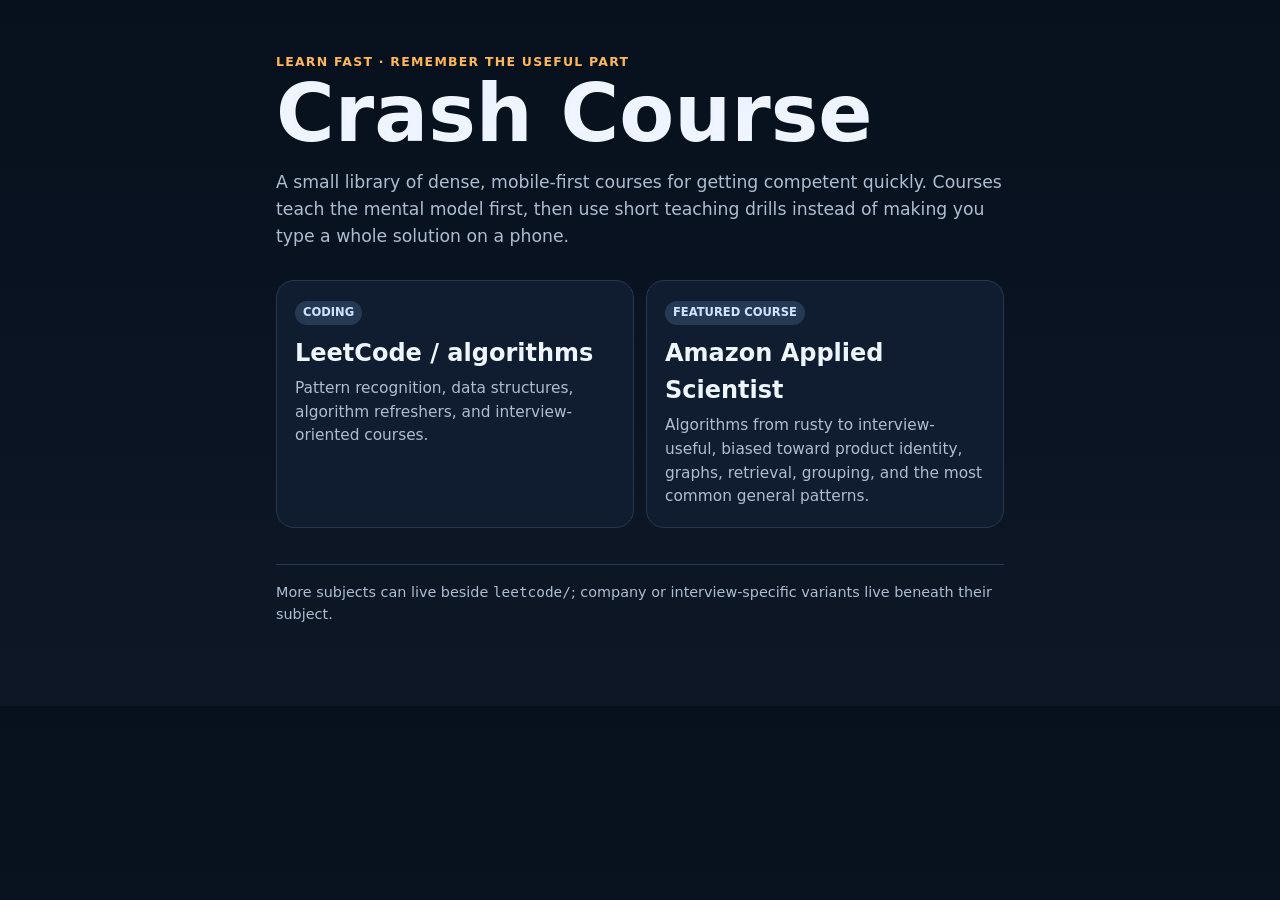
<file: index.html>
<!doctype html>
<html lang="en"><head><meta charset="utf-8"><meta name="viewport" content="width=device-width,initial-scale=1,viewport-fit=cover"><meta name="theme-color" content="#0b1220"><title>Crash Course</title><link rel="manifest" href="manifest.webmanifest"><style>
:root{--bg:#07101d;--card:#101c2f;--line:#263954;--text:#eef5ff;--muted:#aebdd1;--accent:#ffb84d}*{box-sizing:border-box}body{margin:0;background:linear-gradient(180deg,#07101d,#0d1726);color:var(--text);font:16px/1.55 system-ui,-apple-system,Segoe UI,sans-serif}.wrap{max-width:760px;margin:auto;padding:52px 16px 80px}.eyebrow{font-size:.78rem;letter-spacing:.1em;text-transform:uppercase;color:var(--accent);font-weight:900}h1{font-size:clamp(2.6rem,12vw,5rem);line-height:.95;margin:.3rem 0 1rem}p{color:var(--muted);font-size:1.08rem}.grid{display:grid;gap:12px;margin-top:30px}.card{display:block;text-decoration:none;color:inherit;background:var(--card);border:1px solid var(--line);border-radius:18px;padding:18px;transition:.15s}.card:hover{transform:translateY(-1px);border-color:#49688e}.card h2{margin:0 0 5px}.card p{margin:0;font-size:.96rem}.tag{display:inline-block;background:#263954;color:#cfe5ff;font-size:.72rem;font-weight:900;padding:3px 8px;border-radius:999px;margin-bottom:10px}.footer{margin-top:36px;padding-top:16px;border-top:1px solid var(--line);font-size:.9rem;color:var(--muted)}@media(min-width:650px){.grid{grid-template-columns:1fr 1fr}}
</style></head><body><main class="wrap"><div class="eyebrow">Learn fast · remember the useful part</div><h1>Crash Course</h1><p>A small library of dense, mobile-first courses for getting competent quickly. Courses teach the mental model first, then use short teaching drills instead of making you type a whole solution on a phone.</p><div class="grid"><a class="card" href="leetcode/"><span class="tag">CODING</span><h2>LeetCode / algorithms</h2><p>Pattern recognition, data structures, algorithm refreshers, and interview-oriented courses.</p></a><a class="card" href="leetcode/amazon/"><span class="tag">FEATURED COURSE</span><h2>Amazon Applied Scientist</h2><p>Algorithms from rusty to interview-useful, biased toward product identity, graphs, retrieval, grouping, and the most common general patterns.</p></a></div><div class="footer">More subjects can live beside <code>leetcode/</code>; company or interview-specific variants live beneath their subject.</div></main><script>if('serviceWorker'in navigator)navigator.serviceWorker.register('./sw.js').catch(()=>{});</script></body></html>
</file>
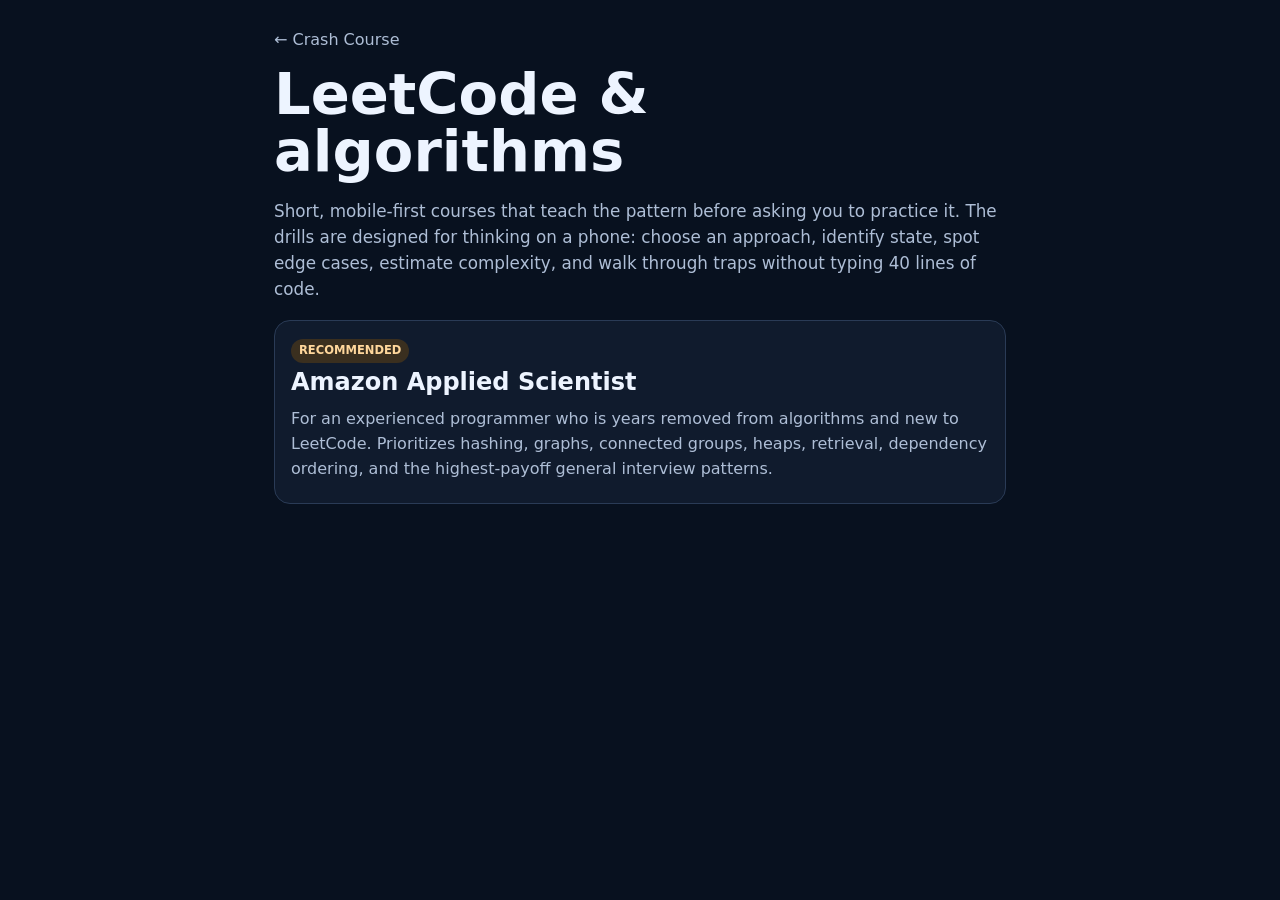
<file: leetcode/index.html>
<!doctype html><html lang="en"><head><meta charset="utf-8"><meta name="viewport" content="width=device-width,initial-scale=1,viewport-fit=cover"><title>LeetCode Crash Courses</title><style>:root{--bg:#08111f;--card:#101b2d;--line:#2a3b56;--text:#edf4ff;--muted:#aebed6;--accent:#ffb84d}*{box-sizing:border-box}body{margin:0;background:var(--bg);color:var(--text);font:16px/1.55 system-ui,-apple-system,Segoe UI,sans-serif}.wrap{max-width:760px;margin:auto;padding:28px 14px 80px}a{color:#9bd0ff}.back{text-decoration:none;color:var(--muted)}h1{font-size:clamp(2.1rem,9vw,3.6rem);line-height:1;margin:.8rem 0}.lead{color:var(--muted);font-size:1.05rem}.card{display:block;text-decoration:none;color:inherit;background:var(--card);border:1px solid var(--line);border-radius:16px;padding:16px;margin-top:18px}.card h2{margin:.1rem 0}.card p{margin:.35rem 0;color:var(--muted)}.tag{display:inline-block;background:#3a2f1f;color:#ffd79c;border-radius:999px;padding:3px 8px;font-size:.72rem;font-weight:900}</style></head><body><main class="wrap"><a class="back" href="../">← Crash Course</a><h1>LeetCode & algorithms</h1><p class="lead">Short, mobile-first courses that teach the pattern before asking you to practice it. The drills are designed for thinking on a phone: choose an approach, identify state, spot edge cases, estimate complexity, and walk through traps without typing 40 lines of code.</p><a class="card" href="amazon/"><span class="tag">RECOMMENDED</span><h2>Amazon Applied Scientist</h2><p>For an experienced programmer who is years removed from algorithms and new to LeetCode. Prioritizes hashing, graphs, connected groups, heaps, retrieval, dependency ordering, and the highest-payoff general interview patterns.</p></a></main></body></html>
</file>
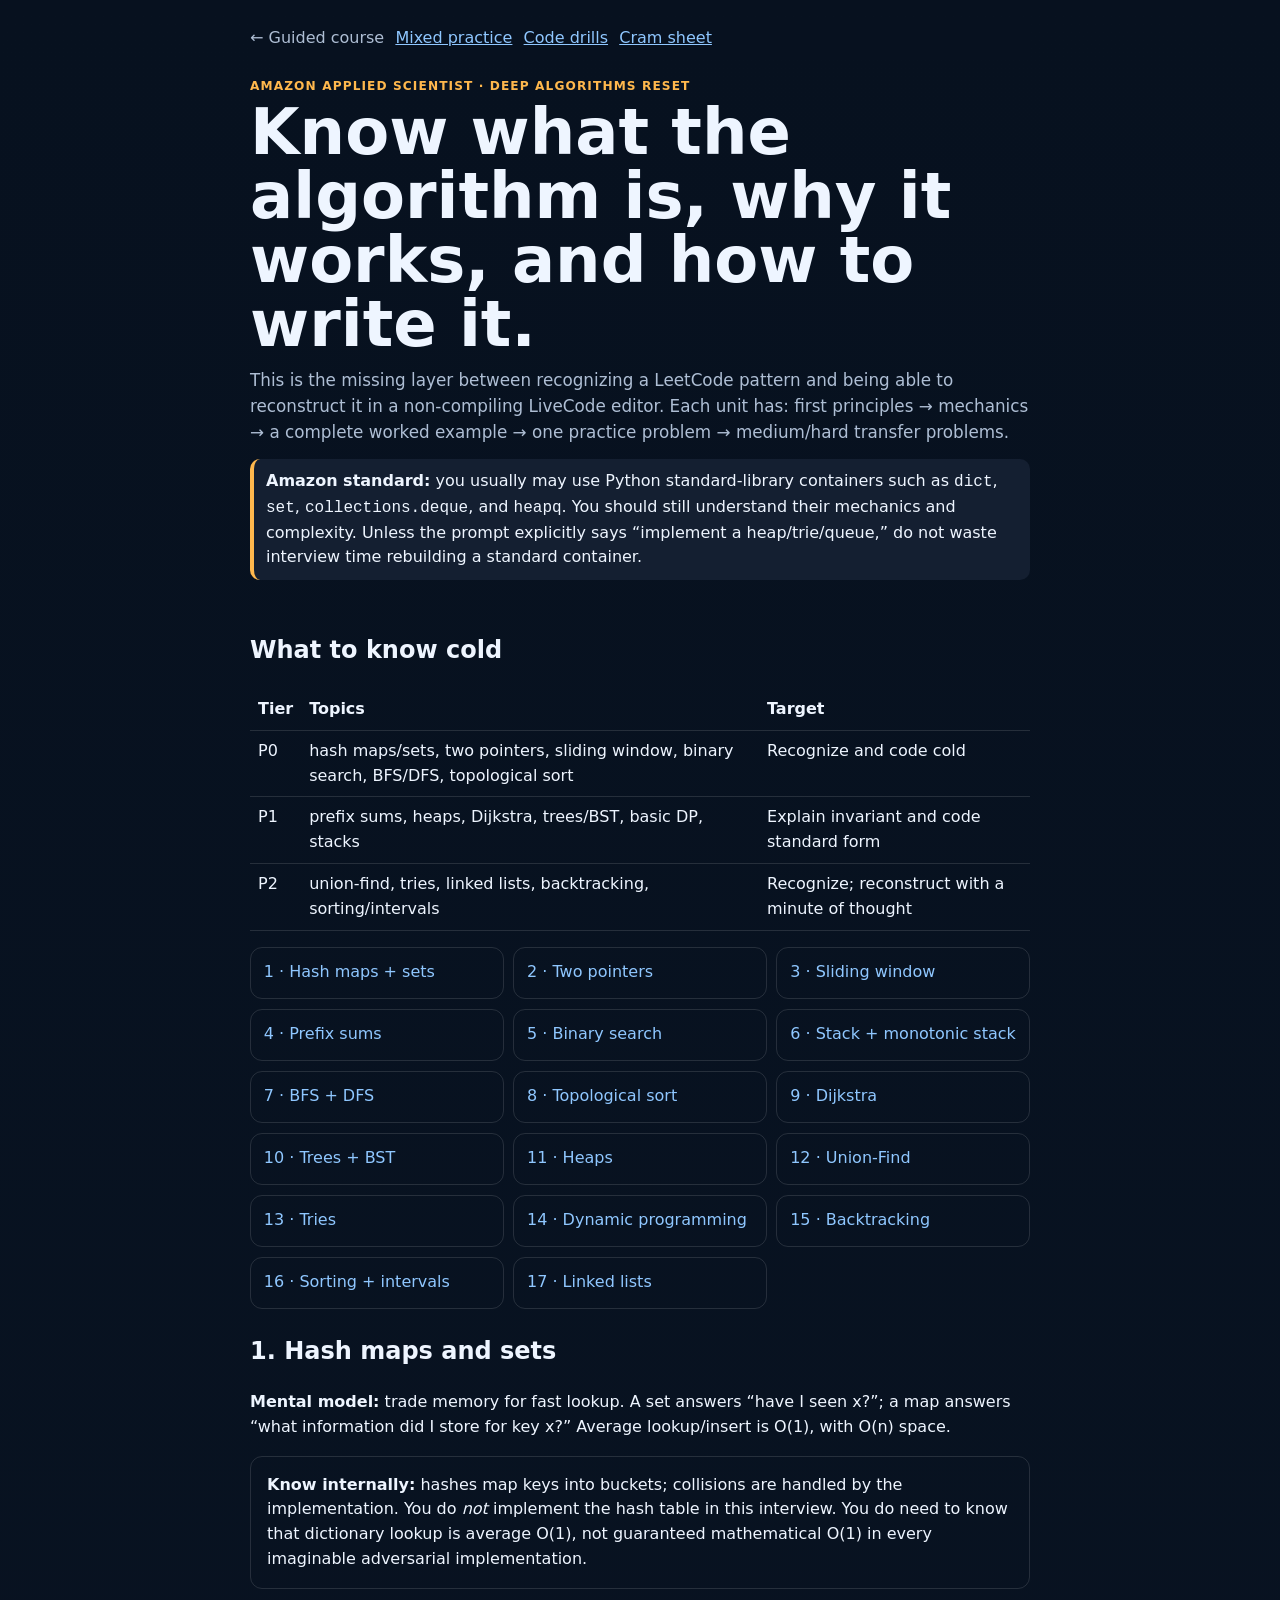
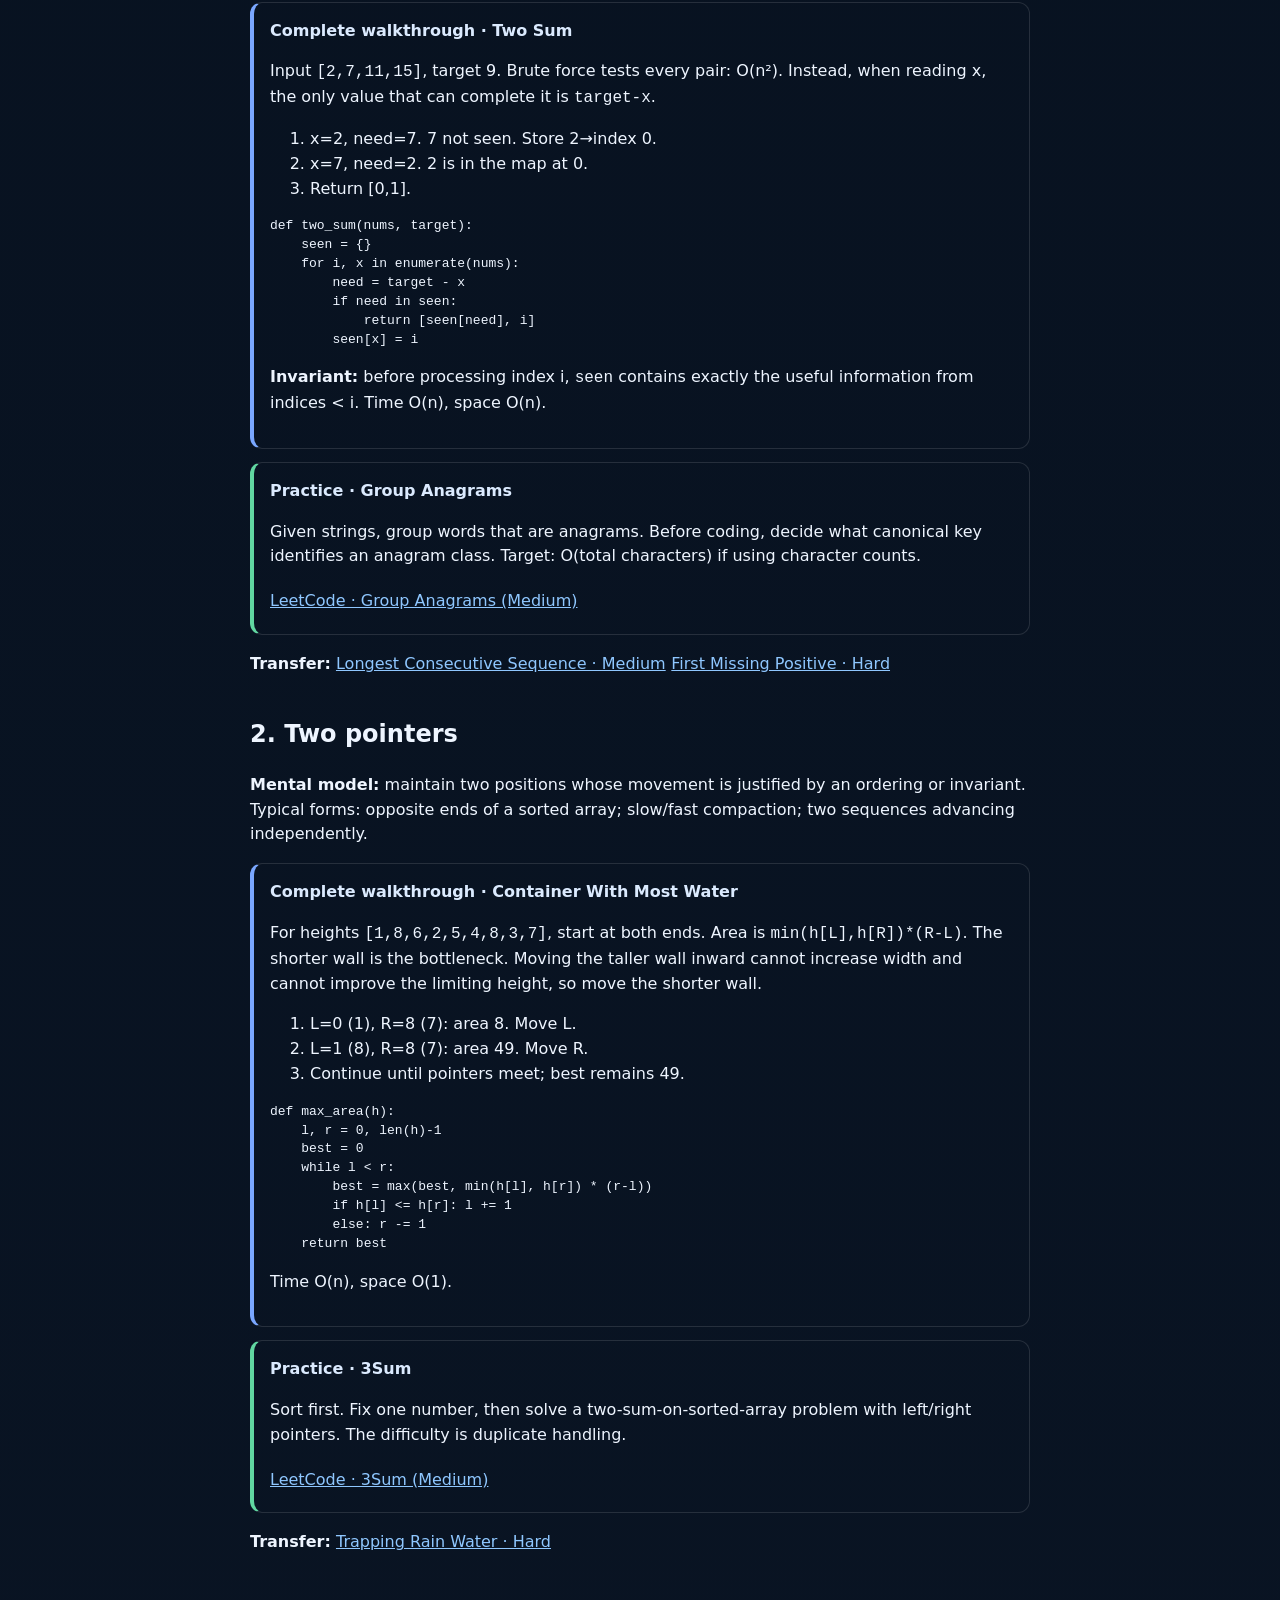
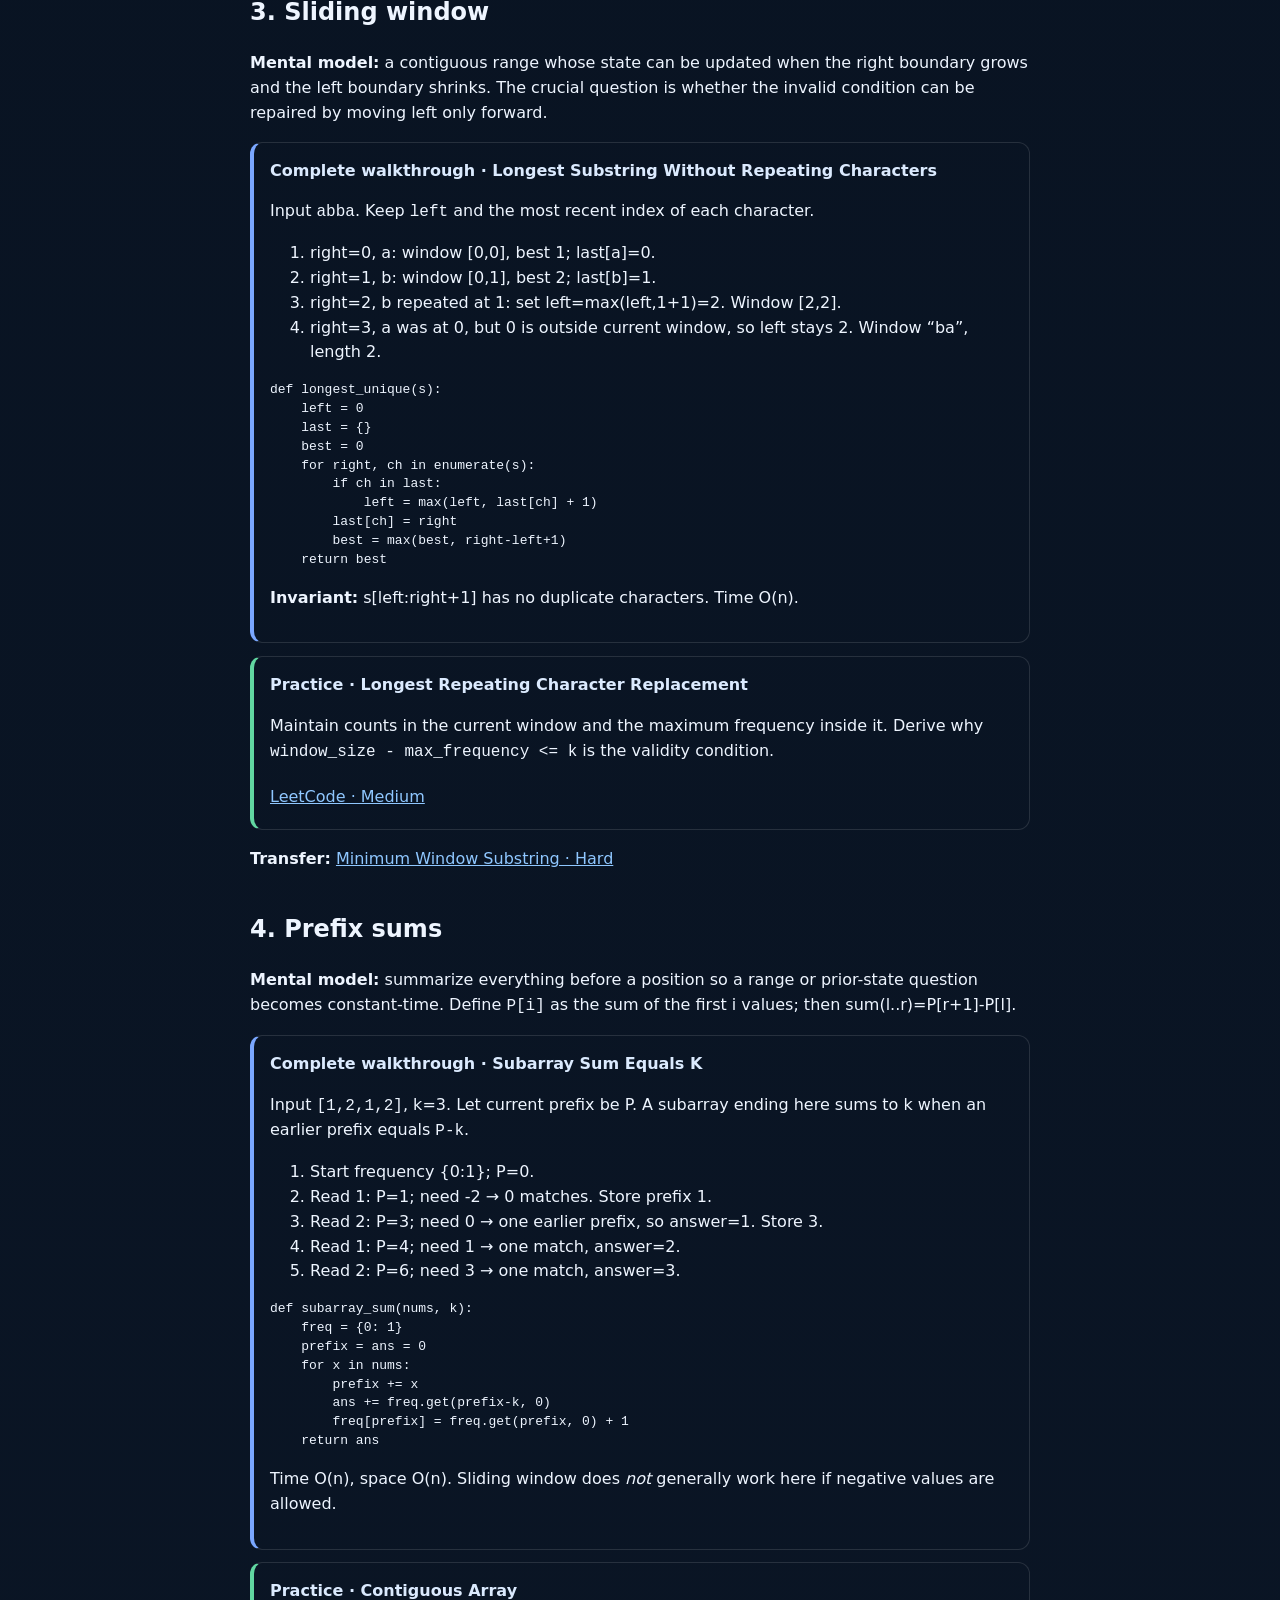
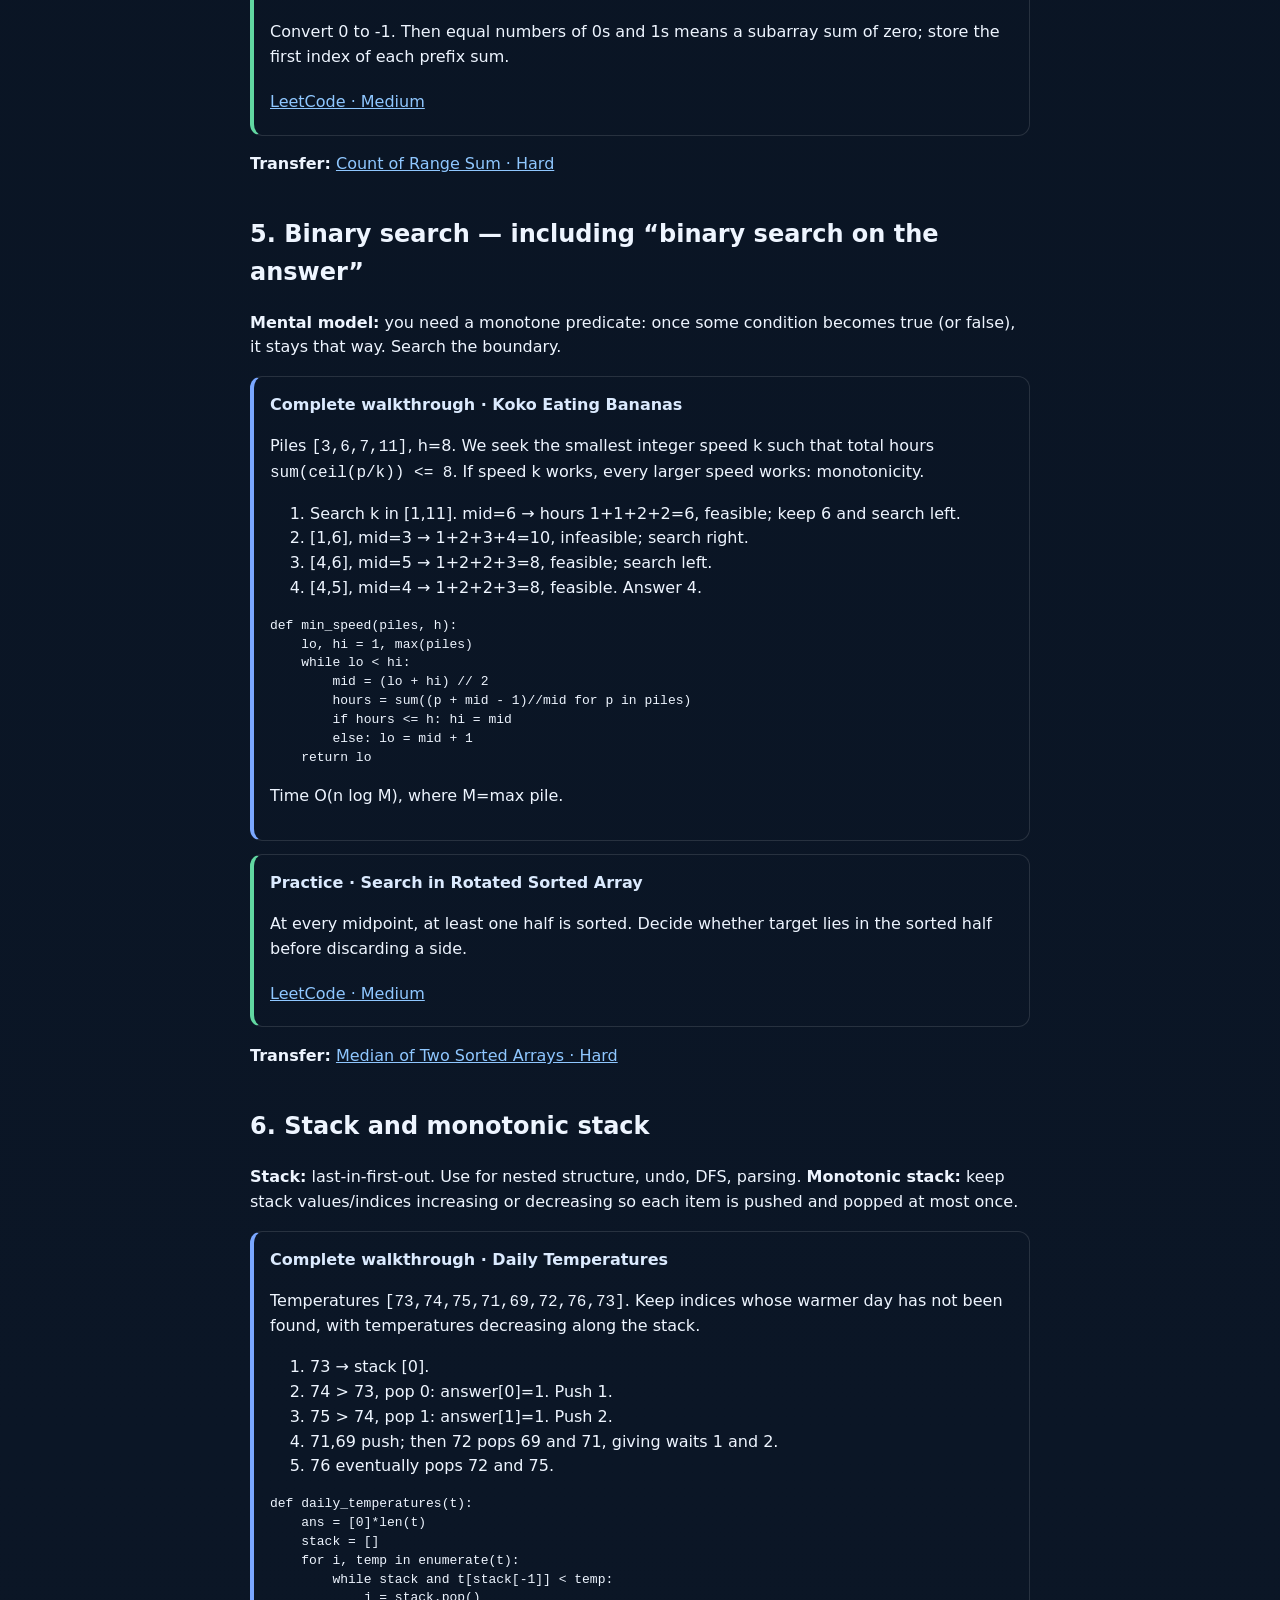
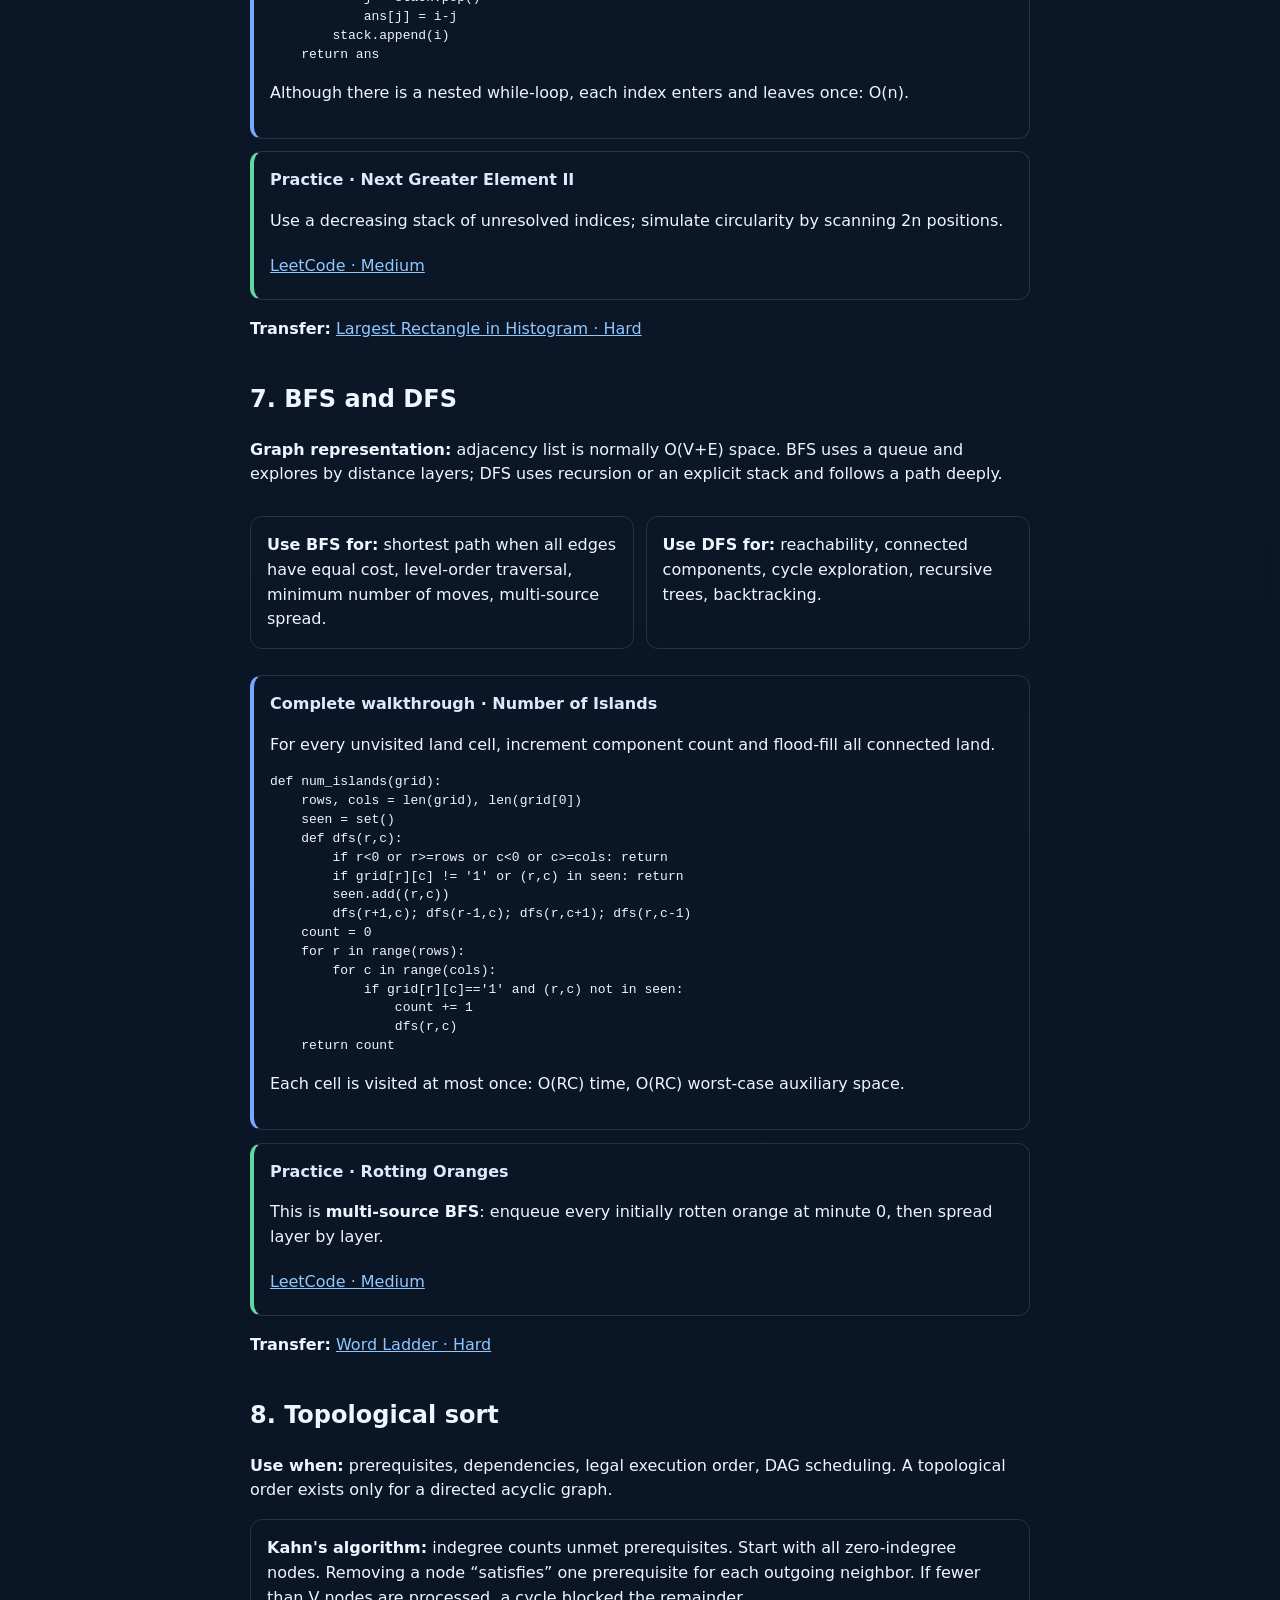
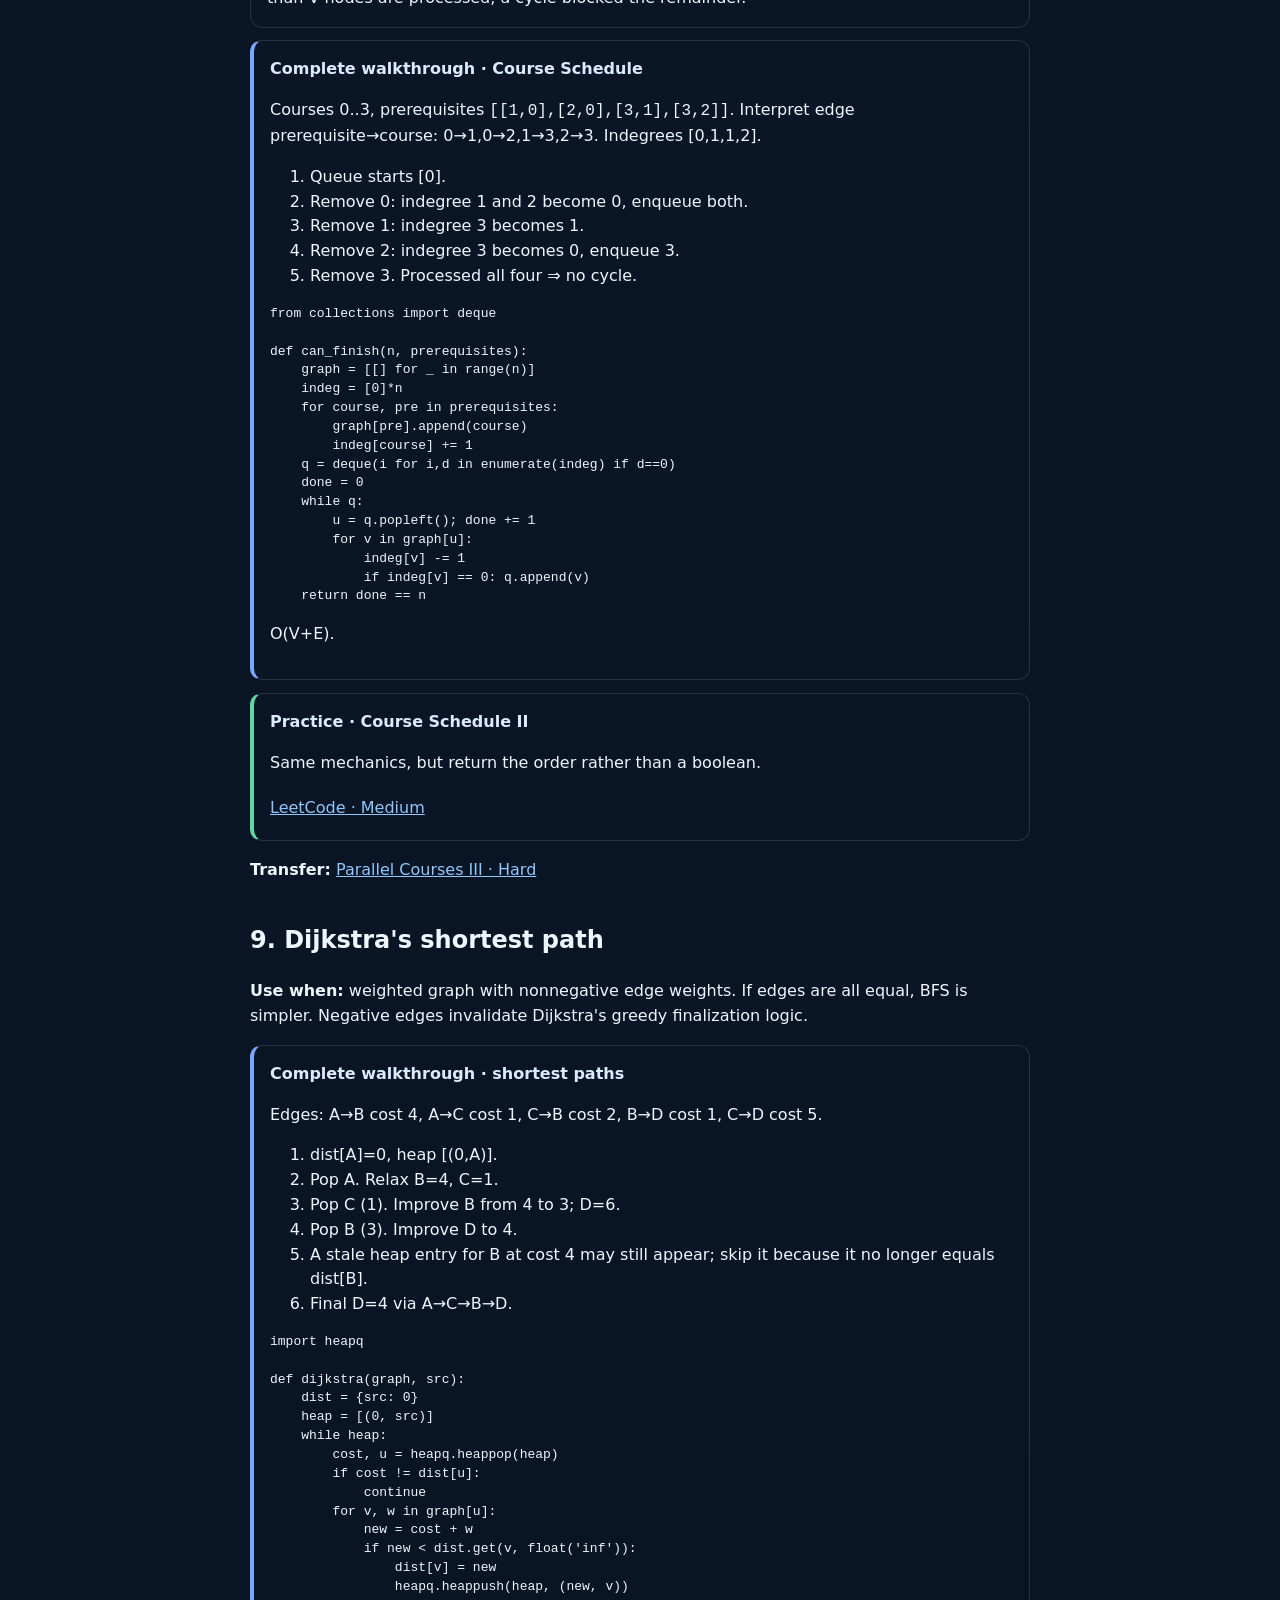
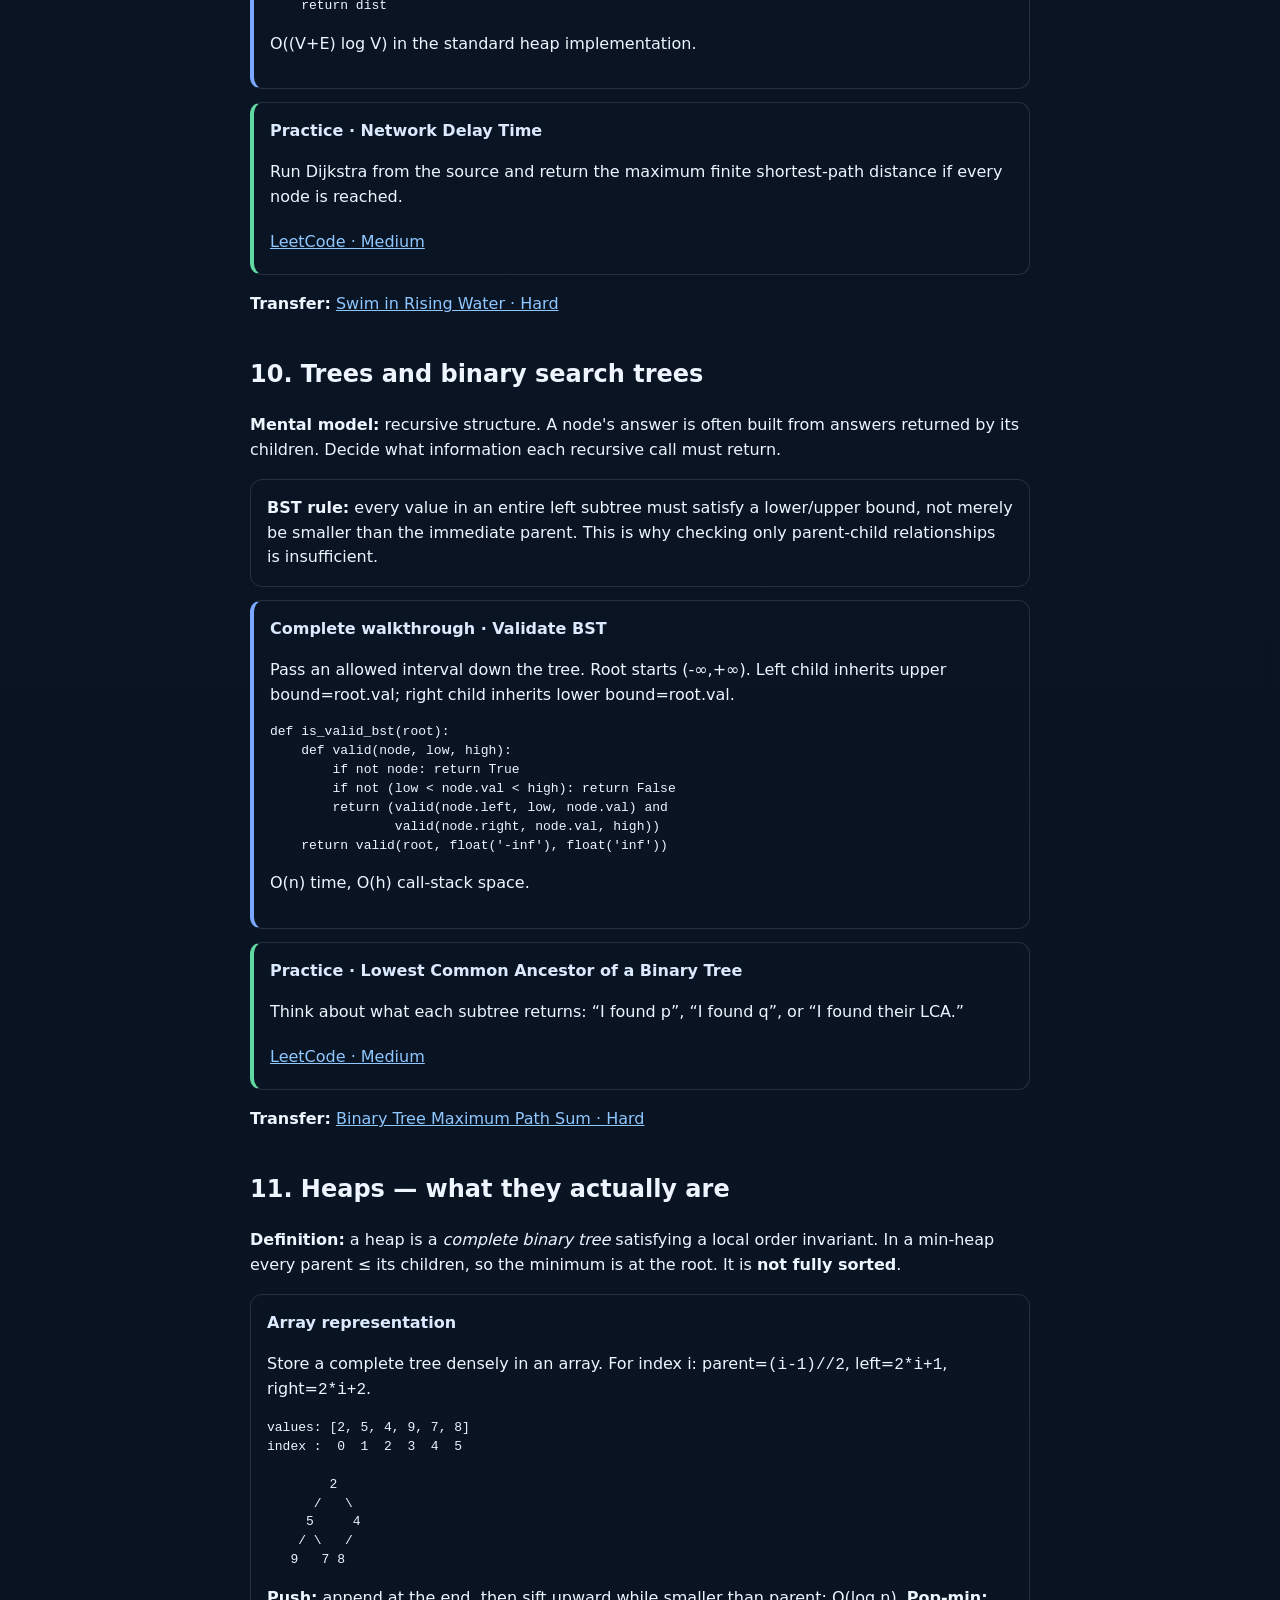
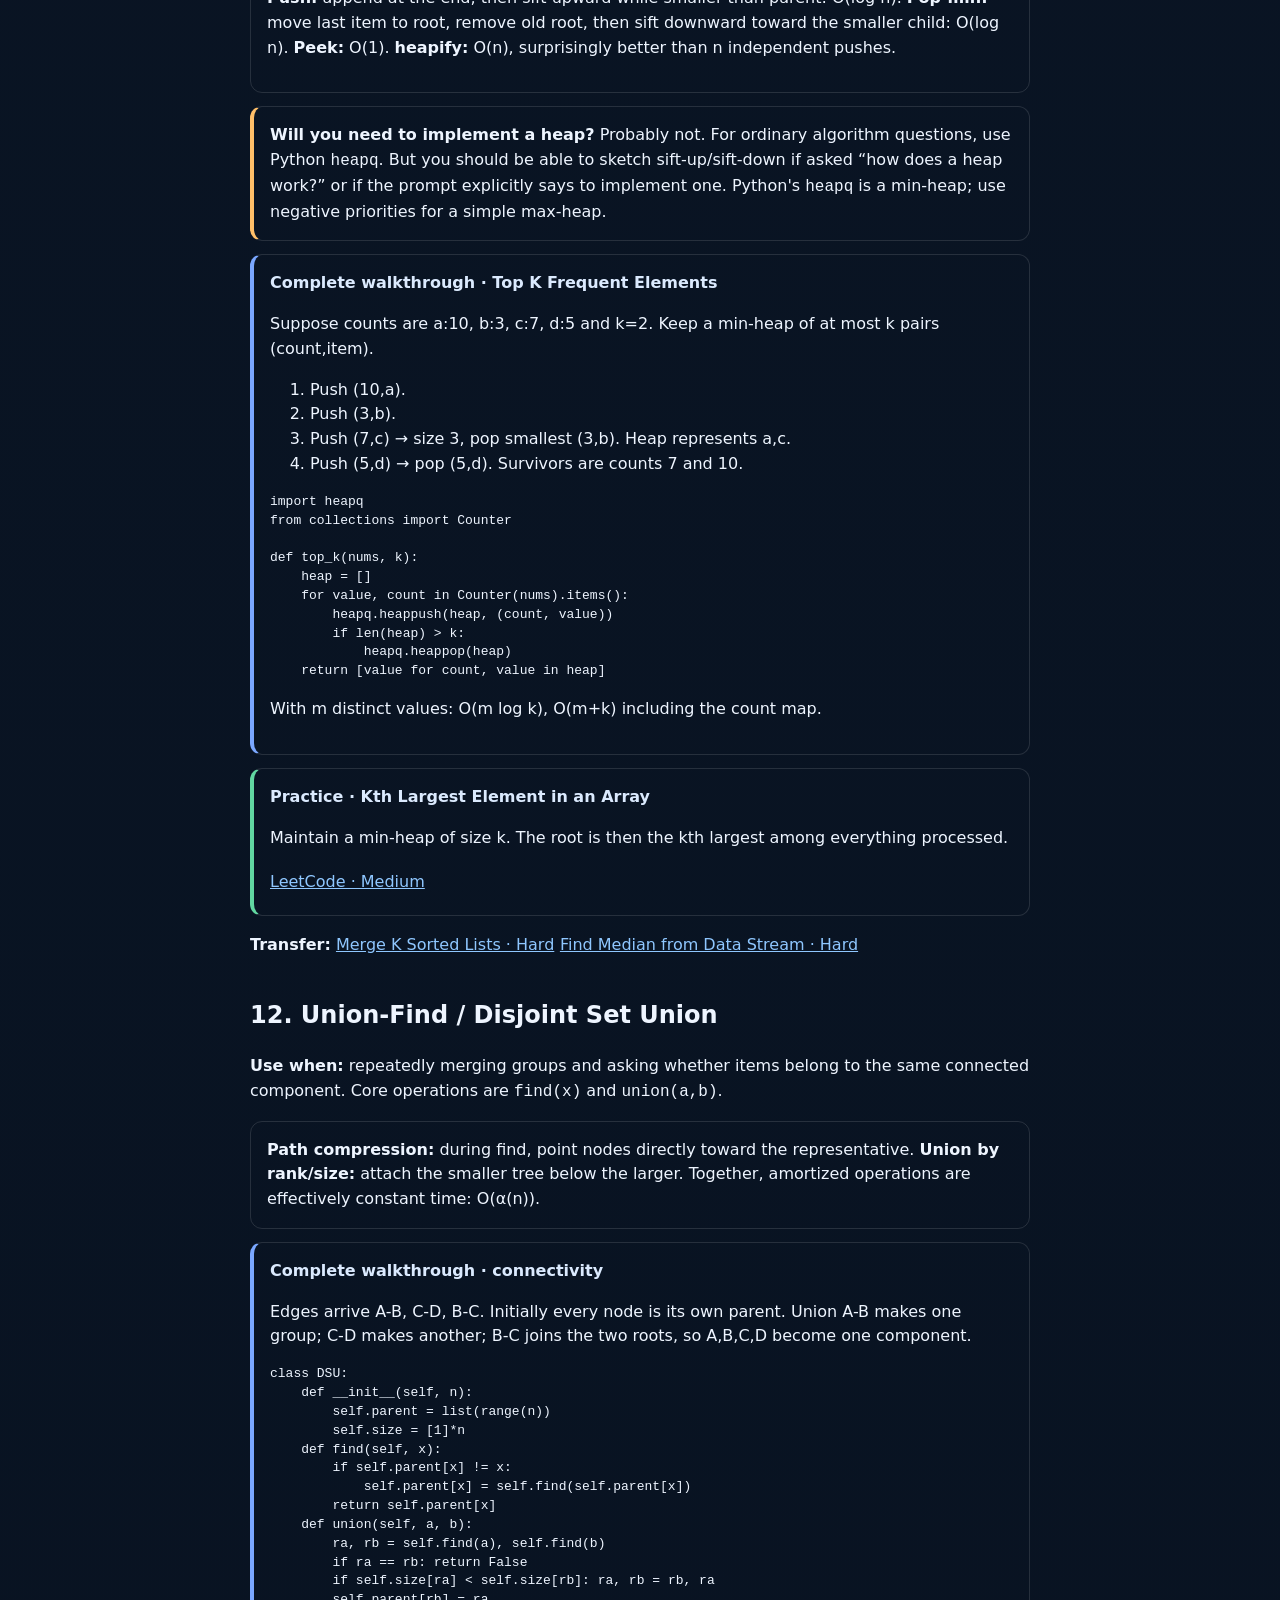
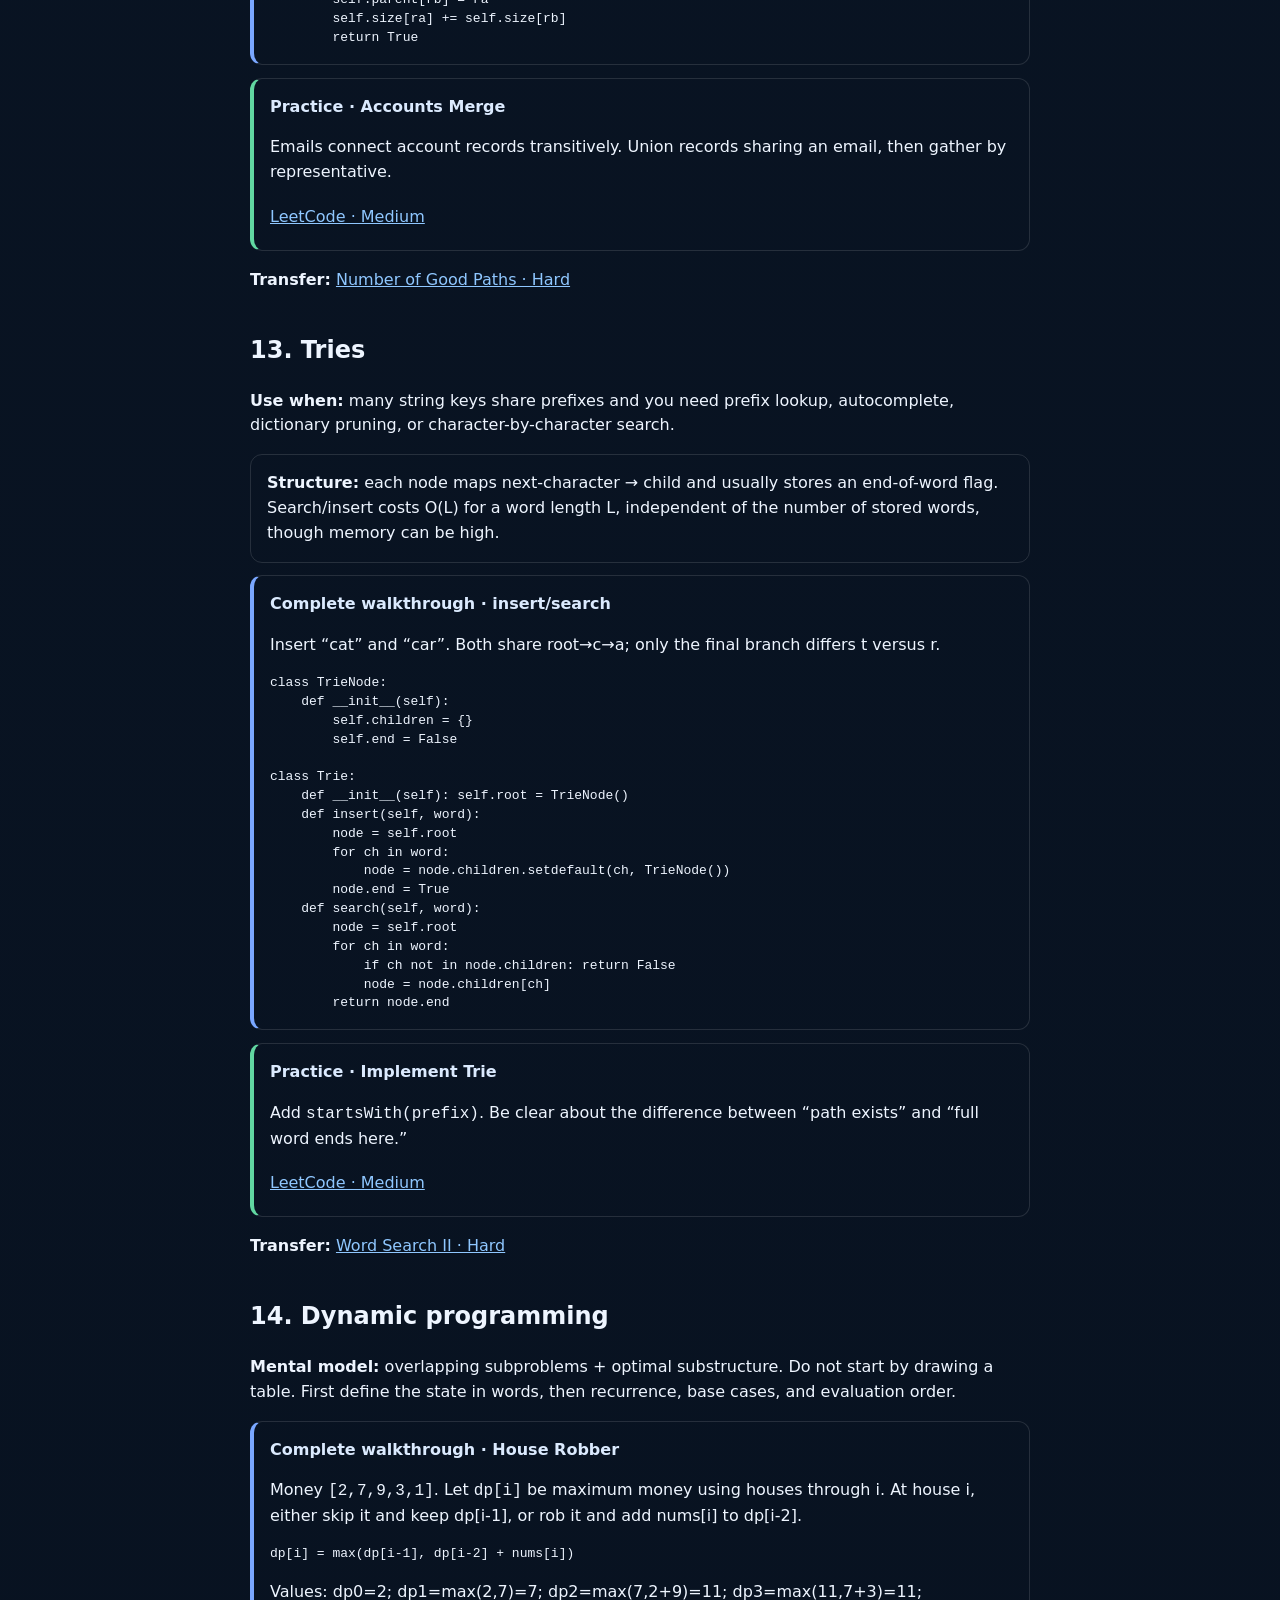
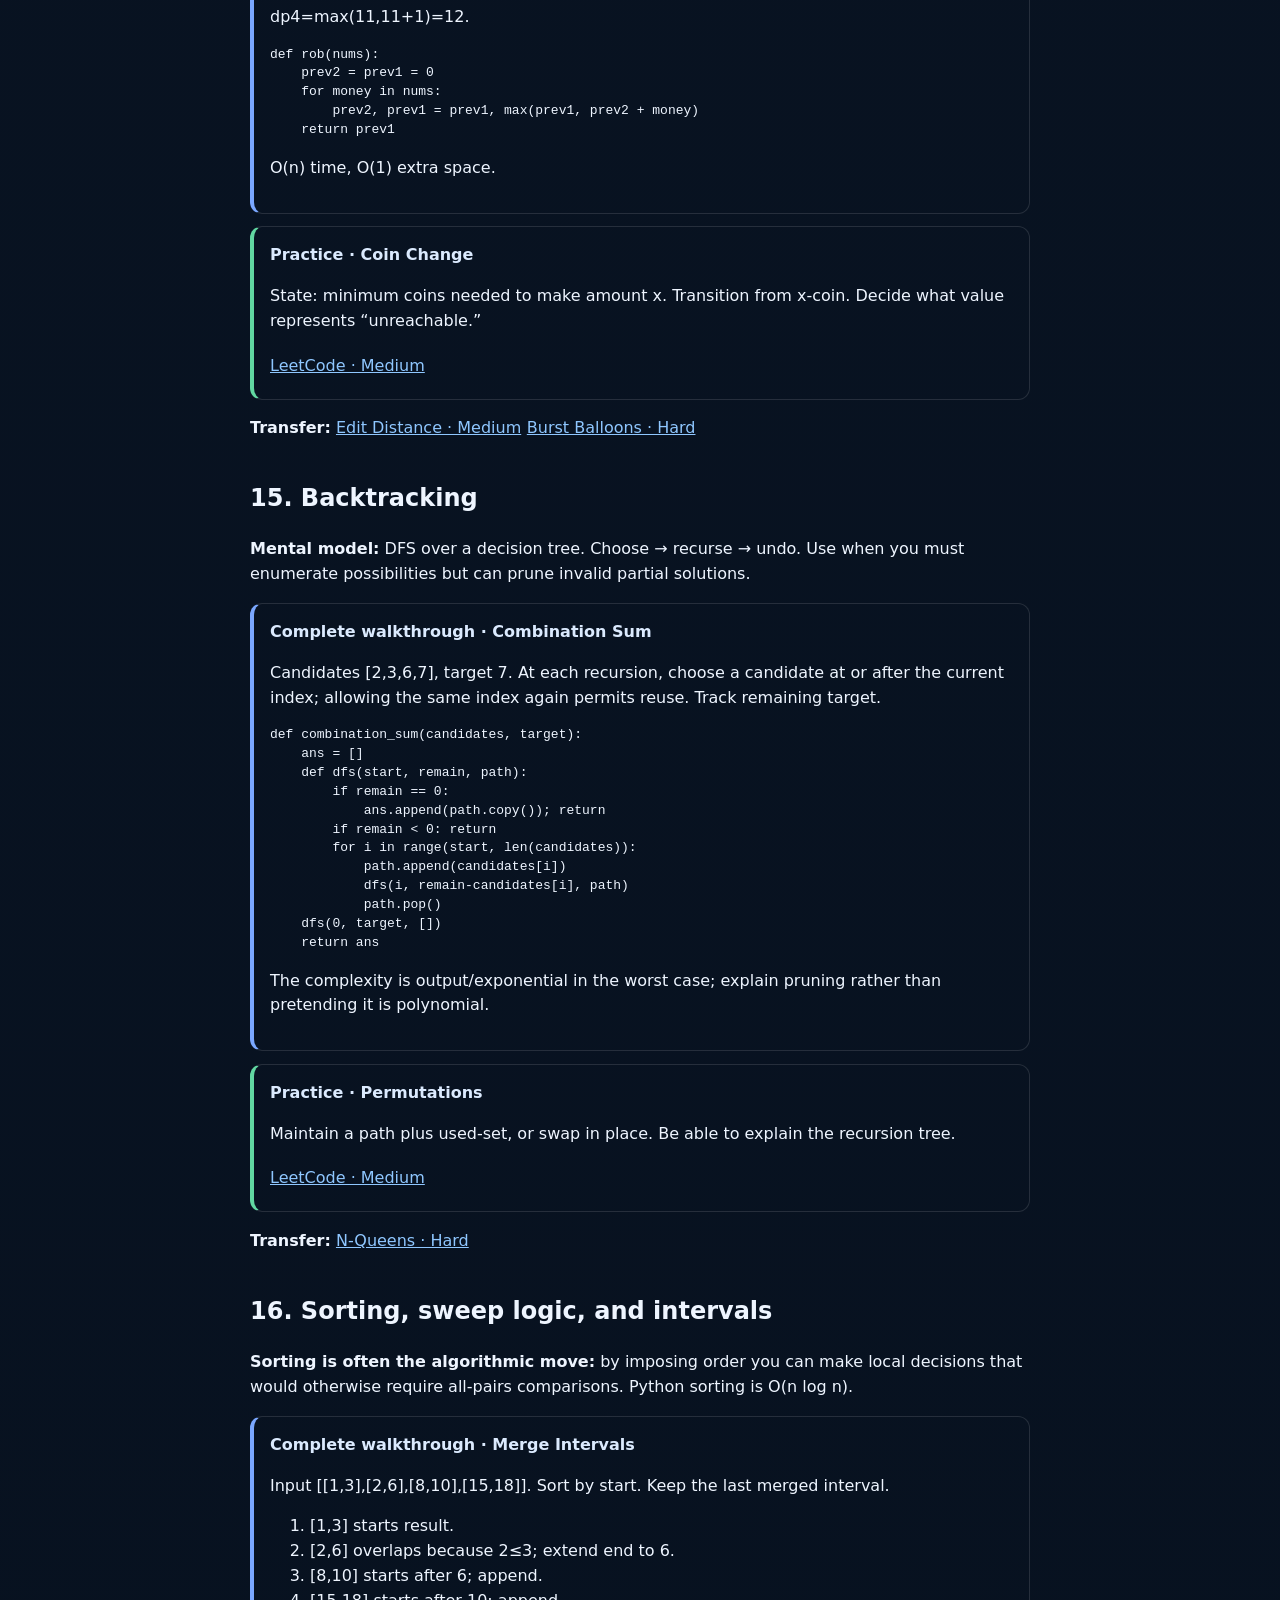
<file: leetcode/amazon/algorithms.html>
<!doctype html>
<html lang="en">
<head>
<meta charset="utf-8">
<meta name="viewport" content="width=device-width,initial-scale=1,viewport-fit=cover">
<meta name="theme-color" content="#07111f">
<title>Amazon Algorithms Deep Review</title>
<link rel="stylesheet" href="style.css">
<style>
.toc{display:grid;grid-template-columns:repeat(auto-fit,minmax(210px,1fr));gap:.6rem;margin:1rem 0 1.5rem}.toc a{display:block;padding:.8rem;border:1px solid rgba(255,255,255,.12);border-radius:12px;text-decoration:none}.algo{margin:1.1rem 0 2.2rem}.algo h2{scroll-margin-top:5rem}.box{padding:1rem;margin:.8rem 0;border:1px solid rgba(255,255,255,.12);border-radius:12px}.walk{border-left:4px solid #7aa7ff}.practice{border-left:4px solid #61d7a1}.warn{border-left:4px solid #ffbf69}.links a{display:inline-block;margin:.25rem .35rem .25rem 0}.tiny{opacity:.78;font-size:.93rem}.grid2{display:grid;grid-template-columns:repeat(auto-fit,minmax(260px,1fr));gap:.7rem}.matrix{width:100%;border-collapse:collapse}.matrix th,.matrix td{padding:.5rem;border-bottom:1px solid rgba(255,255,255,.12);text-align:left;vertical-align:top}code{white-space:pre-wrap}.checkpoint{font-weight:700}.algo pre{overflow:auto}.hard{font-weight:700}.stickyline{position:sticky;top:0;z-index:4;padding:.5rem 0;background:#07111f}.stickyline a{margin-right:.7rem}
</style>
</head>
<body>
<main class="wrap">
<div class="stickyline"><a class="back" href="index.html">← Guided course</a><a href="practice.html">Mixed practice</a><a href="code.html">Code drills</a><a href="cheatsheet.html">Cram sheet</a></div>
<section class="hero">
<div class="eyebrow">Amazon Applied Scientist · deep algorithms reset</div>
<h1>Know what the algorithm is, why it works, and how to write it.</h1>
<p>This is the missing layer between recognizing a LeetCode pattern and being able to reconstruct it in a non-compiling LiveCode editor. Each unit has: first principles → mechanics → a complete worked example → one practice problem → medium/hard transfer problems.</p>
<div class="note"><b>Amazon standard:</b> you usually may use Python standard-library containers such as <code>dict</code>, <code>set</code>, <code>collections.deque</code>, and <code>heapq</code>. You should still understand their mechanics and complexity. Unless the prompt explicitly says “implement a heap/trie/queue,” do not waste interview time rebuilding a standard container.</div>
</section>

<h2>What to know cold</h2>
<table class="matrix"><tr><th>Tier</th><th>Topics</th><th>Target</th></tr>
<tr><td>P0</td><td>hash maps/sets, two pointers, sliding window, binary search, BFS/DFS, topological sort</td><td>Recognize and code cold</td></tr>
<tr><td>P1</td><td>prefix sums, heaps, Dijkstra, trees/BST, basic DP, stacks</td><td>Explain invariant and code standard form</td></tr>
<tr><td>P2</td><td>union-find, tries, linked lists, backtracking, sorting/intervals</td><td>Recognize; reconstruct with a minute of thought</td></tr></table>

<div class="toc">
<a href="#hash">1 · Hash maps + sets</a><a href="#pointers">2 · Two pointers</a><a href="#window">3 · Sliding window</a><a href="#prefix">4 · Prefix sums</a><a href="#binary">5 · Binary search</a><a href="#stack">6 · Stack + monotonic stack</a><a href="#bfsdfs">7 · BFS + DFS</a><a href="#topo">8 · Topological sort</a><a href="#dijkstra">9 · Dijkstra</a><a href="#trees">10 · Trees + BST</a><a href="#heap">11 · Heaps</a><a href="#union">12 · Union-Find</a><a href="#trie">13 · Tries</a><a href="#dp">14 · Dynamic programming</a><a href="#backtrack">15 · Backtracking</a><a href="#intervals">16 · Sorting + intervals</a><a href="#linked">17 · Linked lists</a>
</div>

<section class="algo" id="hash"><h2>1. Hash maps and sets</h2>
<p><b>Mental model:</b> trade memory for fast lookup. A set answers “have I seen x?”; a map answers “what information did I store for key x?” Average lookup/insert is O(1), with O(n) space.</p>
<div class="box"><b>Know internally:</b> hashes map keys into buckets; collisions are handled by the implementation. You do <em>not</em> implement the hash table in this interview. You do need to know that dictionary lookup is average O(1), not guaranteed mathematical O(1) in every imaginable adversarial implementation.</div>
<div class="box walk"><h3>Complete walkthrough · Two Sum</h3><p>Input <code>[2,7,11,15]</code>, target 9. Brute force tests every pair: O(n²). Instead, when reading x, the only value that can complete it is <code>target-x</code>.</p><ol><li>x=2, need=7. 7 not seen. Store 2→index 0.</li><li>x=7, need=2. 2 is in the map at 0.</li><li>Return [0,1].</li></ol><pre>def two_sum(nums, target):
    seen = {}
    for i, x in enumerate(nums):
        need = target - x
        if need in seen:
            return [seen[need], i]
        seen[x] = i</pre><p><b>Invariant:</b> before processing index i, <code>seen</code> contains exactly the useful information from indices &lt; i. Time O(n), space O(n).</p></div>
<div class="box practice"><h3>Practice · Group Anagrams</h3><p>Given strings, group words that are anagrams. Before coding, decide what canonical key identifies an anagram class. Target: O(total characters) if using character counts.</p><div class="links"><a href="https://leetcode.com/problems/group-anagrams/" target="_blank">LeetCode · Group Anagrams (Medium)</a></div></div>
<div class="links"><b>Transfer:</b> <a href="https://leetcode.com/problems/longest-consecutive-sequence/" target="_blank">Longest Consecutive Sequence · Medium</a><a href="https://leetcode.com/problems/first-missing-positive/" target="_blank">First Missing Positive · Hard</a></div>
</section>

<section class="algo" id="pointers"><h2>2. Two pointers</h2>
<p><b>Mental model:</b> maintain two positions whose movement is justified by an ordering or invariant. Typical forms: opposite ends of a sorted array; slow/fast compaction; two sequences advancing independently.</p>
<div class="box walk"><h3>Complete walkthrough · Container With Most Water</h3><p>For heights <code>[1,8,6,2,5,4,8,3,7]</code>, start at both ends. Area is <code>min(h[L],h[R])*(R-L)</code>. The shorter wall is the bottleneck. Moving the taller wall inward cannot increase width and cannot improve the limiting height, so move the shorter wall.</p><ol><li>L=0 (1), R=8 (7): area 8. Move L.</li><li>L=1 (8), R=8 (7): area 49. Move R.</li><li>Continue until pointers meet; best remains 49.</li></ol><pre>def max_area(h):
    l, r = 0, len(h)-1
    best = 0
    while l < r:
        best = max(best, min(h[l], h[r]) * (r-l))
        if h[l] <= h[r]: l += 1
        else: r -= 1
    return best</pre><p>Time O(n), space O(1).</p></div>
<div class="box practice"><h3>Practice · 3Sum</h3><p>Sort first. Fix one number, then solve a two-sum-on-sorted-array problem with left/right pointers. The difficulty is duplicate handling.</p><div class="links"><a href="https://leetcode.com/problems/3sum/" target="_blank">LeetCode · 3Sum (Medium)</a></div></div>
<div class="links"><b>Transfer:</b> <a href="https://leetcode.com/problems/trapping-rain-water/" target="_blank">Trapping Rain Water · Hard</a></div>
</section>

<section class="algo" id="window"><h2>3. Sliding window</h2>
<p><b>Mental model:</b> a contiguous range whose state can be updated when the right boundary grows and the left boundary shrinks. The crucial question is whether the invalid condition can be repaired by moving left only forward.</p>
<div class="box walk"><h3>Complete walkthrough · Longest Substring Without Repeating Characters</h3><p>Input <code>abba</code>. Keep <code>left</code> and the most recent index of each character.</p><ol><li>right=0, a: window [0,0], best 1; last[a]=0.</li><li>right=1, b: window [0,1], best 2; last[b]=1.</li><li>right=2, b repeated at 1: set left=max(left,1+1)=2. Window [2,2].</li><li>right=3, a was at 0, but 0 is outside current window, so left stays 2. Window “ba”, length 2.</li></ol><pre>def longest_unique(s):
    left = 0
    last = {}
    best = 0
    for right, ch in enumerate(s):
        if ch in last:
            left = max(left, last[ch] + 1)
        last[ch] = right
        best = max(best, right-left+1)
    return best</pre><p><b>Invariant:</b> s[left:right+1] has no duplicate characters. Time O(n).</p></div>
<div class="box practice"><h3>Practice · Longest Repeating Character Replacement</h3><p>Maintain counts in the current window and the maximum frequency inside it. Derive why <code>window_size - max_frequency <= k</code> is the validity condition.</p><div class="links"><a href="https://leetcode.com/problems/longest-repeating-character-replacement/" target="_blank">LeetCode · Medium</a></div></div>
<div class="links"><b>Transfer:</b> <a href="https://leetcode.com/problems/minimum-window-substring/" target="_blank">Minimum Window Substring · Hard</a></div>
</section>

<section class="algo" id="prefix"><h2>4. Prefix sums</h2>
<p><b>Mental model:</b> summarize everything before a position so a range or prior-state question becomes constant-time. Define <code>P[i]</code> as the sum of the first i values; then sum(l..r)=P[r+1]-P[l].</p>
<div class="box walk"><h3>Complete walkthrough · Subarray Sum Equals K</h3><p>Input <code>[1,2,1,2]</code>, k=3. Let current prefix be P. A subarray ending here sums to k when an earlier prefix equals <code>P-k</code>.</p><ol><li>Start frequency {0:1}; P=0.</li><li>Read 1: P=1; need -2 → 0 matches. Store prefix 1.</li><li>Read 2: P=3; need 0 → one earlier prefix, so answer=1. Store 3.</li><li>Read 1: P=4; need 1 → one match, answer=2.</li><li>Read 2: P=6; need 3 → one match, answer=3.</li></ol><pre>def subarray_sum(nums, k):
    freq = {0: 1}
    prefix = ans = 0
    for x in nums:
        prefix += x
        ans += freq.get(prefix-k, 0)
        freq[prefix] = freq.get(prefix, 0) + 1
    return ans</pre><p>Time O(n), space O(n). Sliding window does <em>not</em> generally work here if negative values are allowed.</p></div>
<div class="box practice"><h3>Practice · Contiguous Array</h3><p>Convert 0 to -1. Then equal numbers of 0s and 1s means a subarray sum of zero; store the first index of each prefix sum.</p><div class="links"><a href="https://leetcode.com/problems/contiguous-array/" target="_blank">LeetCode · Medium</a></div></div>
<div class="links"><b>Transfer:</b> <a href="https://leetcode.com/problems/count-of-range-sum/" target="_blank">Count of Range Sum · Hard</a></div>
</section>

<section class="algo" id="binary"><h2>5. Binary search — including “binary search on the answer”</h2>
<p><b>Mental model:</b> you need a monotone predicate: once some condition becomes true (or false), it stays that way. Search the boundary.</p>
<div class="box walk"><h3>Complete walkthrough · Koko Eating Bananas</h3><p>Piles <code>[3,6,7,11]</code>, h=8. We seek the smallest integer speed k such that total hours <code>sum(ceil(p/k)) <= 8</code>. If speed k works, every larger speed works: monotonicity.</p><ol><li>Search k in [1,11]. mid=6 → hours 1+1+2+2=6, feasible; keep 6 and search left.</li><li>[1,6], mid=3 → 1+2+3+4=10, infeasible; search right.</li><li>[4,6], mid=5 → 1+2+2+3=8, feasible; search left.</li><li>[4,5], mid=4 → 1+2+2+3=8, feasible. Answer 4.</li></ol><pre>def min_speed(piles, h):
    lo, hi = 1, max(piles)
    while lo < hi:
        mid = (lo + hi) // 2
        hours = sum((p + mid - 1)//mid for p in piles)
        if hours <= h: hi = mid
        else: lo = mid + 1
    return lo</pre><p>Time O(n log M), where M=max pile.</p></div>
<div class="box practice"><h3>Practice · Search in Rotated Sorted Array</h3><p>At every midpoint, at least one half is sorted. Decide whether target lies in the sorted half before discarding a side.</p><div class="links"><a href="https://leetcode.com/problems/search-in-rotated-sorted-array/" target="_blank">LeetCode · Medium</a></div></div>
<div class="links"><b>Transfer:</b> <a href="https://leetcode.com/problems/median-of-two-sorted-arrays/" target="_blank">Median of Two Sorted Arrays · Hard</a></div>
</section>

<section class="algo" id="stack"><h2>6. Stack and monotonic stack</h2>
<p><b>Stack:</b> last-in-first-out. Use for nested structure, undo, DFS, parsing. <b>Monotonic stack:</b> keep stack values/indices increasing or decreasing so each item is pushed and popped at most once.</p>
<div class="box walk"><h3>Complete walkthrough · Daily Temperatures</h3><p>Temperatures <code>[73,74,75,71,69,72,76,73]</code>. Keep indices whose warmer day has not been found, with temperatures decreasing along the stack.</p><ol><li>73 → stack [0].</li><li>74 > 73, pop 0: answer[0]=1. Push 1.</li><li>75 > 74, pop 1: answer[1]=1. Push 2.</li><li>71,69 push; then 72 pops 69 and 71, giving waits 1 and 2.</li><li>76 eventually pops 72 and 75.</li></ol><pre>def daily_temperatures(t):
    ans = [0]*len(t)
    stack = []
    for i, temp in enumerate(t):
        while stack and t[stack[-1]] < temp:
            j = stack.pop()
            ans[j] = i-j
        stack.append(i)
    return ans</pre><p>Although there is a nested while-loop, each index enters and leaves once: O(n).</p></div>
<div class="box practice"><h3>Practice · Next Greater Element II</h3><p>Use a decreasing stack of unresolved indices; simulate circularity by scanning 2n positions.</p><div class="links"><a href="https://leetcode.com/problems/next-greater-element-ii/" target="_blank">LeetCode · Medium</a></div></div>
<div class="links"><b>Transfer:</b> <a href="https://leetcode.com/problems/largest-rectangle-in-histogram/" target="_blank">Largest Rectangle in Histogram · Hard</a></div>
</section>

<section class="algo" id="bfsdfs"><h2>7. BFS and DFS</h2>
<p><b>Graph representation:</b> adjacency list is normally O(V+E) space. BFS uses a queue and explores by distance layers; DFS uses recursion or an explicit stack and follows a path deeply.</p>
<div class="grid2"><div class="box"><b>Use BFS for:</b> shortest path when all edges have equal cost, level-order traversal, minimum number of moves, multi-source spread.</div><div class="box"><b>Use DFS for:</b> reachability, connected components, cycle exploration, recursive trees, backtracking.</div></div>
<div class="box walk"><h3>Complete walkthrough · Number of Islands</h3><p>For every unvisited land cell, increment component count and flood-fill all connected land.</p><pre>def num_islands(grid):
    rows, cols = len(grid), len(grid[0])
    seen = set()
    def dfs(r,c):
        if r<0 or r>=rows or c<0 or c>=cols: return
        if grid[r][c] != '1' or (r,c) in seen: return
        seen.add((r,c))
        dfs(r+1,c); dfs(r-1,c); dfs(r,c+1); dfs(r,c-1)
    count = 0
    for r in range(rows):
        for c in range(cols):
            if grid[r][c]=='1' and (r,c) not in seen:
                count += 1
                dfs(r,c)
    return count</pre><p>Each cell is visited at most once: O(RC) time, O(RC) worst-case auxiliary space.</p></div>
<div class="box practice"><h3>Practice · Rotting Oranges</h3><p>This is <b>multi-source BFS</b>: enqueue every initially rotten orange at minute 0, then spread layer by layer.</p><div class="links"><a href="https://leetcode.com/problems/rotting-oranges/" target="_blank">LeetCode · Medium</a></div></div>
<div class="links"><b>Transfer:</b> <a href="https://leetcode.com/problems/word-ladder/" target="_blank">Word Ladder · Hard</a></div>
</section>

<section class="algo" id="topo"><h2>8. Topological sort</h2>
<p><b>Use when:</b> prerequisites, dependencies, legal execution order, DAG scheduling. A topological order exists only for a directed acyclic graph.</p>
<div class="box"><b>Kahn's algorithm:</b> indegree counts unmet prerequisites. Start with all zero-indegree nodes. Removing a node “satisfies” one prerequisite for each outgoing neighbor. If fewer than V nodes are processed, a cycle blocked the remainder.</div>
<div class="box walk"><h3>Complete walkthrough · Course Schedule</h3><p>Courses 0..3, prerequisites <code>[[1,0],[2,0],[3,1],[3,2]]</code>. Interpret edge prerequisite→course: 0→1,0→2,1→3,2→3. Indegrees [0,1,1,2].</p><ol><li>Queue starts [0].</li><li>Remove 0: indegree 1 and 2 become 0, enqueue both.</li><li>Remove 1: indegree 3 becomes 1.</li><li>Remove 2: indegree 3 becomes 0, enqueue 3.</li><li>Remove 3. Processed all four ⇒ no cycle.</li></ol><pre>from collections import deque

def can_finish(n, prerequisites):
    graph = [[] for _ in range(n)]
    indeg = [0]*n
    for course, pre in prerequisites:
        graph[pre].append(course)
        indeg[course] += 1
    q = deque(i for i,d in enumerate(indeg) if d==0)
    done = 0
    while q:
        u = q.popleft(); done += 1
        for v in graph[u]:
            indeg[v] -= 1
            if indeg[v] == 0: q.append(v)
    return done == n</pre><p>O(V+E).</p></div>
<div class="box practice"><h3>Practice · Course Schedule II</h3><p>Same mechanics, but return the order rather than a boolean.</p><div class="links"><a href="https://leetcode.com/problems/course-schedule-ii/" target="_blank">LeetCode · Medium</a></div></div>
<div class="links"><b>Transfer:</b> <a href="https://leetcode.com/problems/parallel-courses-iii/" target="_blank">Parallel Courses III · Hard</a></div>
</section>

<section class="algo" id="dijkstra"><h2>9. Dijkstra's shortest path</h2>
<p><b>Use when:</b> weighted graph with nonnegative edge weights. If edges are all equal, BFS is simpler. Negative edges invalidate Dijkstra's greedy finalization logic.</p>
<div class="box walk"><h3>Complete walkthrough · shortest paths</h3><p>Edges: A→B cost 4, A→C cost 1, C→B cost 2, B→D cost 1, C→D cost 5.</p><ol><li>dist[A]=0, heap [(0,A)].</li><li>Pop A. Relax B=4, C=1.</li><li>Pop C (1). Improve B from 4 to 3; D=6.</li><li>Pop B (3). Improve D to 4.</li><li>A stale heap entry for B at cost 4 may still appear; skip it because it no longer equals dist[B].</li><li>Final D=4 via A→C→B→D.</li></ol><pre>import heapq

def dijkstra(graph, src):
    dist = {src: 0}
    heap = [(0, src)]
    while heap:
        cost, u = heapq.heappop(heap)
        if cost != dist[u]:
            continue
        for v, w in graph[u]:
            new = cost + w
            if new < dist.get(v, float('inf')):
                dist[v] = new
                heapq.heappush(heap, (new, v))
    return dist</pre><p>O((V+E) log V) in the standard heap implementation.</p></div>
<div class="box practice"><h3>Practice · Network Delay Time</h3><p>Run Dijkstra from the source and return the maximum finite shortest-path distance if every node is reached.</p><div class="links"><a href="https://leetcode.com/problems/network-delay-time/" target="_blank">LeetCode · Medium</a></div></div>
<div class="links"><b>Transfer:</b> <a href="https://leetcode.com/problems/swim-in-rising-water/" target="_blank">Swim in Rising Water · Hard</a></div>
</section>

<section class="algo" id="trees"><h2>10. Trees and binary search trees</h2>
<p><b>Mental model:</b> recursive structure. A node's answer is often built from answers returned by its children. Decide what information each recursive call must return.</p>
<div class="box"><b>BST rule:</b> every value in an entire left subtree must satisfy a lower/upper bound, not merely be smaller than the immediate parent. This is why checking only parent-child relationships is insufficient.</div>
<div class="box walk"><h3>Complete walkthrough · Validate BST</h3><p>Pass an allowed interval down the tree. Root starts (-∞,+∞). Left child inherits upper bound=root.val; right child inherits lower bound=root.val.</p><pre>def is_valid_bst(root):
    def valid(node, low, high):
        if not node: return True
        if not (low < node.val < high): return False
        return (valid(node.left, low, node.val) and
                valid(node.right, node.val, high))
    return valid(root, float('-inf'), float('inf'))</pre><p>O(n) time, O(h) call-stack space.</p></div>
<div class="box practice"><h3>Practice · Lowest Common Ancestor of a Binary Tree</h3><p>Think about what each subtree returns: “I found p”, “I found q”, or “I found their LCA.”</p><div class="links"><a href="https://leetcode.com/problems/lowest-common-ancestor-of-a-binary-tree/" target="_blank">LeetCode · Medium</a></div></div>
<div class="links"><b>Transfer:</b> <a href="https://leetcode.com/problems/binary-tree-maximum-path-sum/" target="_blank">Binary Tree Maximum Path Sum · Hard</a></div>
</section>

<section class="algo" id="heap"><h2>11. Heaps — what they actually are</h2>
<p><b>Definition:</b> a heap is a <em>complete binary tree</em> satisfying a local order invariant. In a min-heap every parent ≤ its children, so the minimum is at the root. It is <b>not fully sorted</b>.</p>
<div class="box"><h3>Array representation</h3><p>Store a complete tree densely in an array. For index i: parent=<code>(i-1)//2</code>, left=<code>2*i+1</code>, right=<code>2*i+2</code>.</p><pre>values: [2, 5, 4, 9, 7, 8]
index :  0  1  2  3  4  5

        2
      /   \
     5     4
    / \   /
   9   7 8</pre><p><b>Push:</b> append at the end, then sift upward while smaller than parent: O(log n). <b>Pop-min:</b> move last item to root, remove old root, then sift downward toward the smaller child: O(log n). <b>Peek:</b> O(1). <b>heapify:</b> O(n), surprisingly better than n independent pushes.</p></div>
<div class="box warn"><b>Will you need to implement a heap?</b> Probably not. For ordinary algorithm questions, use Python <code>heapq</code>. But you should be able to sketch sift-up/sift-down if asked “how does a heap work?” or if the prompt explicitly says to implement one. Python's <code>heapq</code> is a min-heap; use negative priorities for a simple max-heap.</div>
<div class="box walk"><h3>Complete walkthrough · Top K Frequent Elements</h3><p>Suppose counts are a:10, b:3, c:7, d:5 and k=2. Keep a min-heap of at most k pairs (count,item).</p><ol><li>Push (10,a).</li><li>Push (3,b).</li><li>Push (7,c) → size 3, pop smallest (3,b). Heap represents a,c.</li><li>Push (5,d) → pop (5,d). Survivors are counts 7 and 10.</li></ol><pre>import heapq
from collections import Counter

def top_k(nums, k):
    heap = []
    for value, count in Counter(nums).items():
        heapq.heappush(heap, (count, value))
        if len(heap) > k:
            heapq.heappop(heap)
    return [value for count, value in heap]</pre><p>With m distinct values: O(m log k), O(m+k) including the count map.</p></div>
<div class="box practice"><h3>Practice · Kth Largest Element in an Array</h3><p>Maintain a min-heap of size k. The root is then the kth largest among everything processed.</p><div class="links"><a href="https://leetcode.com/problems/kth-largest-element-in-an-array/" target="_blank">LeetCode · Medium</a></div></div>
<div class="links"><b>Transfer:</b> <a href="https://leetcode.com/problems/merge-k-sorted-lists/" target="_blank">Merge K Sorted Lists · Hard</a><a href="https://leetcode.com/problems/find-median-from-data-stream/" target="_blank">Find Median from Data Stream · Hard</a></div>
</section>

<section class="algo" id="union"><h2>12. Union-Find / Disjoint Set Union</h2>
<p><b>Use when:</b> repeatedly merging groups and asking whether items belong to the same connected component. Core operations are <code>find(x)</code> and <code>union(a,b)</code>.</p>
<div class="box"><b>Path compression:</b> during find, point nodes directly toward the representative. <b>Union by rank/size:</b> attach the smaller tree below the larger. Together, amortized operations are effectively constant time: O(α(n)).</div>
<div class="box walk"><h3>Complete walkthrough · connectivity</h3><p>Edges arrive A-B, C-D, B-C. Initially every node is its own parent. Union A-B makes one group; C-D makes another; B-C joins the two roots, so A,B,C,D become one component.</p><pre>class DSU:
    def __init__(self, n):
        self.parent = list(range(n))
        self.size = [1]*n
    def find(self, x):
        if self.parent[x] != x:
            self.parent[x] = self.find(self.parent[x])
        return self.parent[x]
    def union(self, a, b):
        ra, rb = self.find(a), self.find(b)
        if ra == rb: return False
        if self.size[ra] < self.size[rb]: ra, rb = rb, ra
        self.parent[rb] = ra
        self.size[ra] += self.size[rb]
        return True</pre></div>
<div class="box practice"><h3>Practice · Accounts Merge</h3><p>Emails connect account records transitively. Union records sharing an email, then gather by representative.</p><div class="links"><a href="https://leetcode.com/problems/accounts-merge/" target="_blank">LeetCode · Medium</a></div></div>
<div class="links"><b>Transfer:</b> <a href="https://leetcode.com/problems/number-of-good-paths/" target="_blank">Number of Good Paths · Hard</a></div>
</section>

<section class="algo" id="trie"><h2>13. Tries</h2>
<p><b>Use when:</b> many string keys share prefixes and you need prefix lookup, autocomplete, dictionary pruning, or character-by-character search.</p>
<div class="box"><b>Structure:</b> each node maps next-character → child and usually stores an end-of-word flag. Search/insert costs O(L) for a word length L, independent of the number of stored words, though memory can be high.</div>
<div class="box walk"><h3>Complete walkthrough · insert/search</h3><p>Insert “cat” and “car”. Both share root→c→a; only the final branch differs t versus r.</p><pre>class TrieNode:
    def __init__(self):
        self.children = {}
        self.end = False

class Trie:
    def __init__(self): self.root = TrieNode()
    def insert(self, word):
        node = self.root
        for ch in word:
            node = node.children.setdefault(ch, TrieNode())
        node.end = True
    def search(self, word):
        node = self.root
        for ch in word:
            if ch not in node.children: return False
            node = node.children[ch]
        return node.end</pre></div>
<div class="box practice"><h3>Practice · Implement Trie</h3><p>Add <code>startsWith(prefix)</code>. Be clear about the difference between “path exists” and “full word ends here.”</p><div class="links"><a href="https://leetcode.com/problems/implement-trie-prefix-tree/" target="_blank">LeetCode · Medium</a></div></div>
<div class="links"><b>Transfer:</b> <a href="https://leetcode.com/problems/word-search-ii/" target="_blank">Word Search II · Hard</a></div>
</section>

<section class="algo" id="dp"><h2>14. Dynamic programming</h2>
<p><b>Mental model:</b> overlapping subproblems + optimal substructure. Do not start by drawing a table. First define the state in words, then recurrence, base cases, and evaluation order.</p>
<div class="box walk"><h3>Complete walkthrough · House Robber</h3><p>Money <code>[2,7,9,3,1]</code>. Let <code>dp[i]</code> be maximum money using houses through i. At house i, either skip it and keep dp[i-1], or rob it and add nums[i] to dp[i-2].</p><pre>dp[i] = max(dp[i-1], dp[i-2] + nums[i])</pre><p>Values: dp0=2; dp1=max(2,7)=7; dp2=max(7,2+9)=11; dp3=max(11,7+3)=11; dp4=max(11,11+1)=12.</p><pre>def rob(nums):
    prev2 = prev1 = 0
    for money in nums:
        prev2, prev1 = prev1, max(prev1, prev2 + money)
    return prev1</pre><p>O(n) time, O(1) extra space.</p></div>
<div class="box practice"><h3>Practice · Coin Change</h3><p>State: minimum coins needed to make amount x. Transition from x-coin. Decide what value represents “unreachable.”</p><div class="links"><a href="https://leetcode.com/problems/coin-change/" target="_blank">LeetCode · Medium</a></div></div>
<div class="links"><b>Transfer:</b> <a href="https://leetcode.com/problems/edit-distance/" target="_blank">Edit Distance · Medium</a><a href="https://leetcode.com/problems/burst-balloons/" target="_blank">Burst Balloons · Hard</a></div>
</section>

<section class="algo" id="backtrack"><h2>15. Backtracking</h2>
<p><b>Mental model:</b> DFS over a decision tree. Choose → recurse → undo. Use when you must enumerate possibilities but can prune invalid partial solutions.</p>
<div class="box walk"><h3>Complete walkthrough · Combination Sum</h3><p>Candidates [2,3,6,7], target 7. At each recursion, choose a candidate at or after the current index; allowing the same index again permits reuse. Track remaining target.</p><pre>def combination_sum(candidates, target):
    ans = []
    def dfs(start, remain, path):
        if remain == 0:
            ans.append(path.copy()); return
        if remain < 0: return
        for i in range(start, len(candidates)):
            path.append(candidates[i])
            dfs(i, remain-candidates[i], path)
            path.pop()
    dfs(0, target, [])
    return ans</pre><p>The complexity is output/exponential in the worst case; explain pruning rather than pretending it is polynomial.</p></div>
<div class="box practice"><h3>Practice · Permutations</h3><p>Maintain a path plus used-set, or swap in place. Be able to explain the recursion tree.</p><div class="links"><a href="https://leetcode.com/problems/permutations/" target="_blank">LeetCode · Medium</a></div></div>
<div class="links"><b>Transfer:</b> <a href="https://leetcode.com/problems/n-queens/" target="_blank">N-Queens · Hard</a></div>
</section>

<section class="algo" id="intervals"><h2>16. Sorting, sweep logic, and intervals</h2>
<p><b>Sorting is often the algorithmic move:</b> by imposing order you can make local decisions that would otherwise require all-pairs comparisons. Python sorting is O(n log n).</p>
<div class="box walk"><h3>Complete walkthrough · Merge Intervals</h3><p>Input [[1,3],[2,6],[8,10],[15,18]]. Sort by start. Keep the last merged interval.</p><ol><li>[1,3] starts result.</li><li>[2,6] overlaps because 2≤3; extend end to 6.</li><li>[8,10] starts after 6; append.</li><li>[15,18] starts after 10; append.</li></ol><pre>def merge(intervals):
    intervals.sort()
    out = []
    for start, end in intervals:
        if not out or start > out[-1][1]:
            out.append([start,end])
        else:
            out[-1][1] = max(out[-1][1], end)
    return out</pre><p>O(n log n) due to sorting.</p></div>
<div class="box practice"><h3>Practice · Insert Interval</h3><p>Because input is sorted and non-overlapping, process intervals before the new one, merge overlaps, then append those after it.</p><div class="links"><a href="https://leetcode.com/problems/insert-interval/" target="_blank">LeetCode · Medium</a></div></div>
<div class="links"><b>Transfer:</b> <a href="https://leetcode.com/problems/employee-free-time/" target="_blank">Employee Free Time · Hard/Premium</a></div>
</section>

<section class="algo" id="linked"><h2>17. Linked lists</h2>
<p><b>Why review them:</b> lower probability for this AS screen, but they teach pointer manipulation and appear inside designs such as LRU Cache. A singly linked node stores value + next; a doubly linked node adds prev.</p>
<div class="box walk"><h3>Complete walkthrough · Reverse Linked List</h3><p>For A→B→C, keep <code>prev</code> and <code>cur</code>. Save cur.next before rewiring it, or you lose the rest of the list.</p><pre>def reverse(head):
    prev = None
    cur = head
    while cur:
        nxt = cur.next
        cur.next = prev
        prev = cur
        cur = nxt
    return prev</pre><p>O(n) time, O(1) space.</p></div>
<div class="box practice"><h3>Practice · LRU Cache</h3><p>To make get/put O(1), combine a hash map key→node with a doubly linked list ordered by recency. This is a classic “two data structures because each solves one half” problem.</p><div class="links"><a href="https://leetcode.com/problems/lru-cache/" target="_blank">LeetCode · Medium</a></div></div>
<div class="links"><b>Transfer:</b> <a href="https://leetcode.com/problems/reverse-nodes-in-k-group/" target="_blank">Reverse Nodes in k-Group · Hard</a></div>
</section>

<section class="hero"><h2>How to use this for the phone screen</h2>
<ol><li>Read one algorithm review until you can explain the invariant without looking.</li><li>Cover the code and reconstruct it from the worked example.</li><li>Do the single practice problem in a blank editor with <b>no execution for the first 20 minutes</b>.</li><li>Then use one transfer problem. Medium first; hard is for stretching recognition, not a requirement to solve every hard cold.</li><li>For every solution say: brute force → observation → invariant → code → hand trace → time/space.</li></ol>
<div class="note"><b>Do not confuse “I understood the solution” with “I can produce it.”</b> The Amazon editor will not compile, so reconstruction and manual tracing are the skill being tested.</div>
</section>
</main>
</body>
</html>
</file>
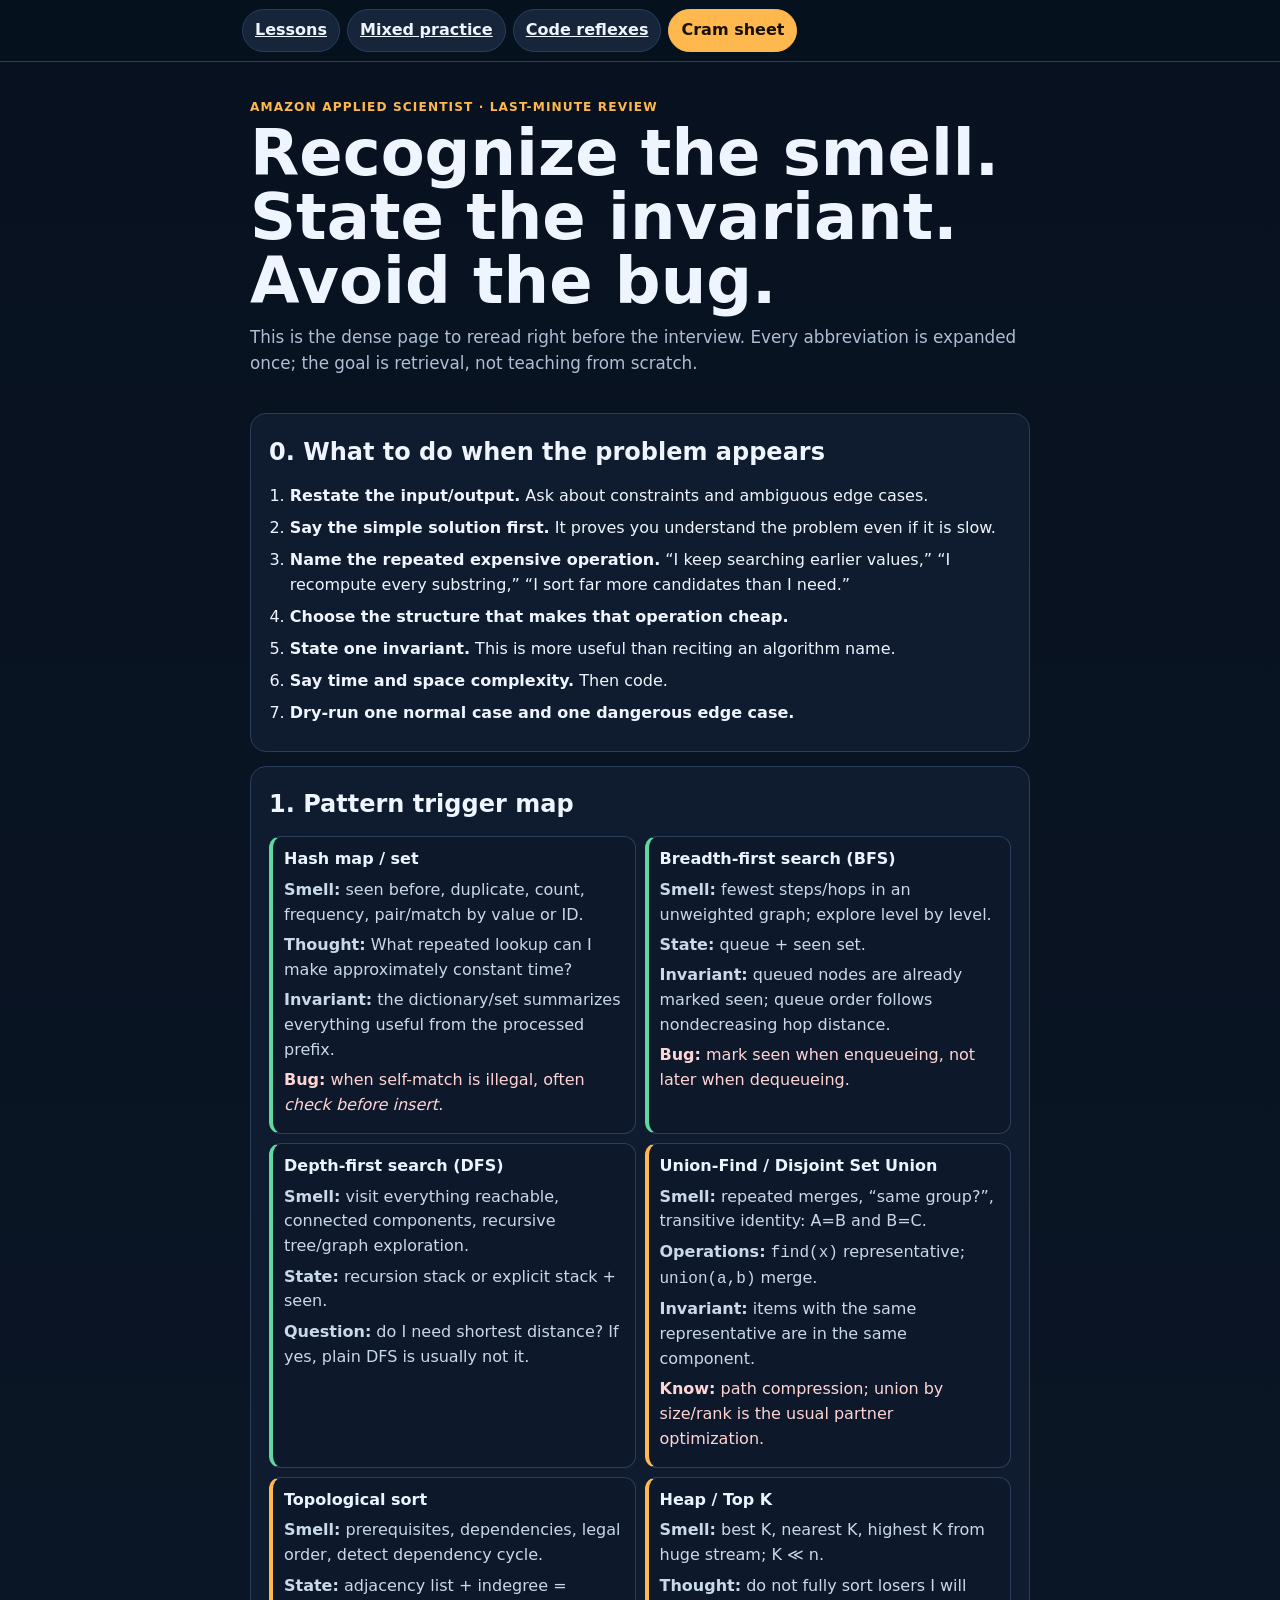
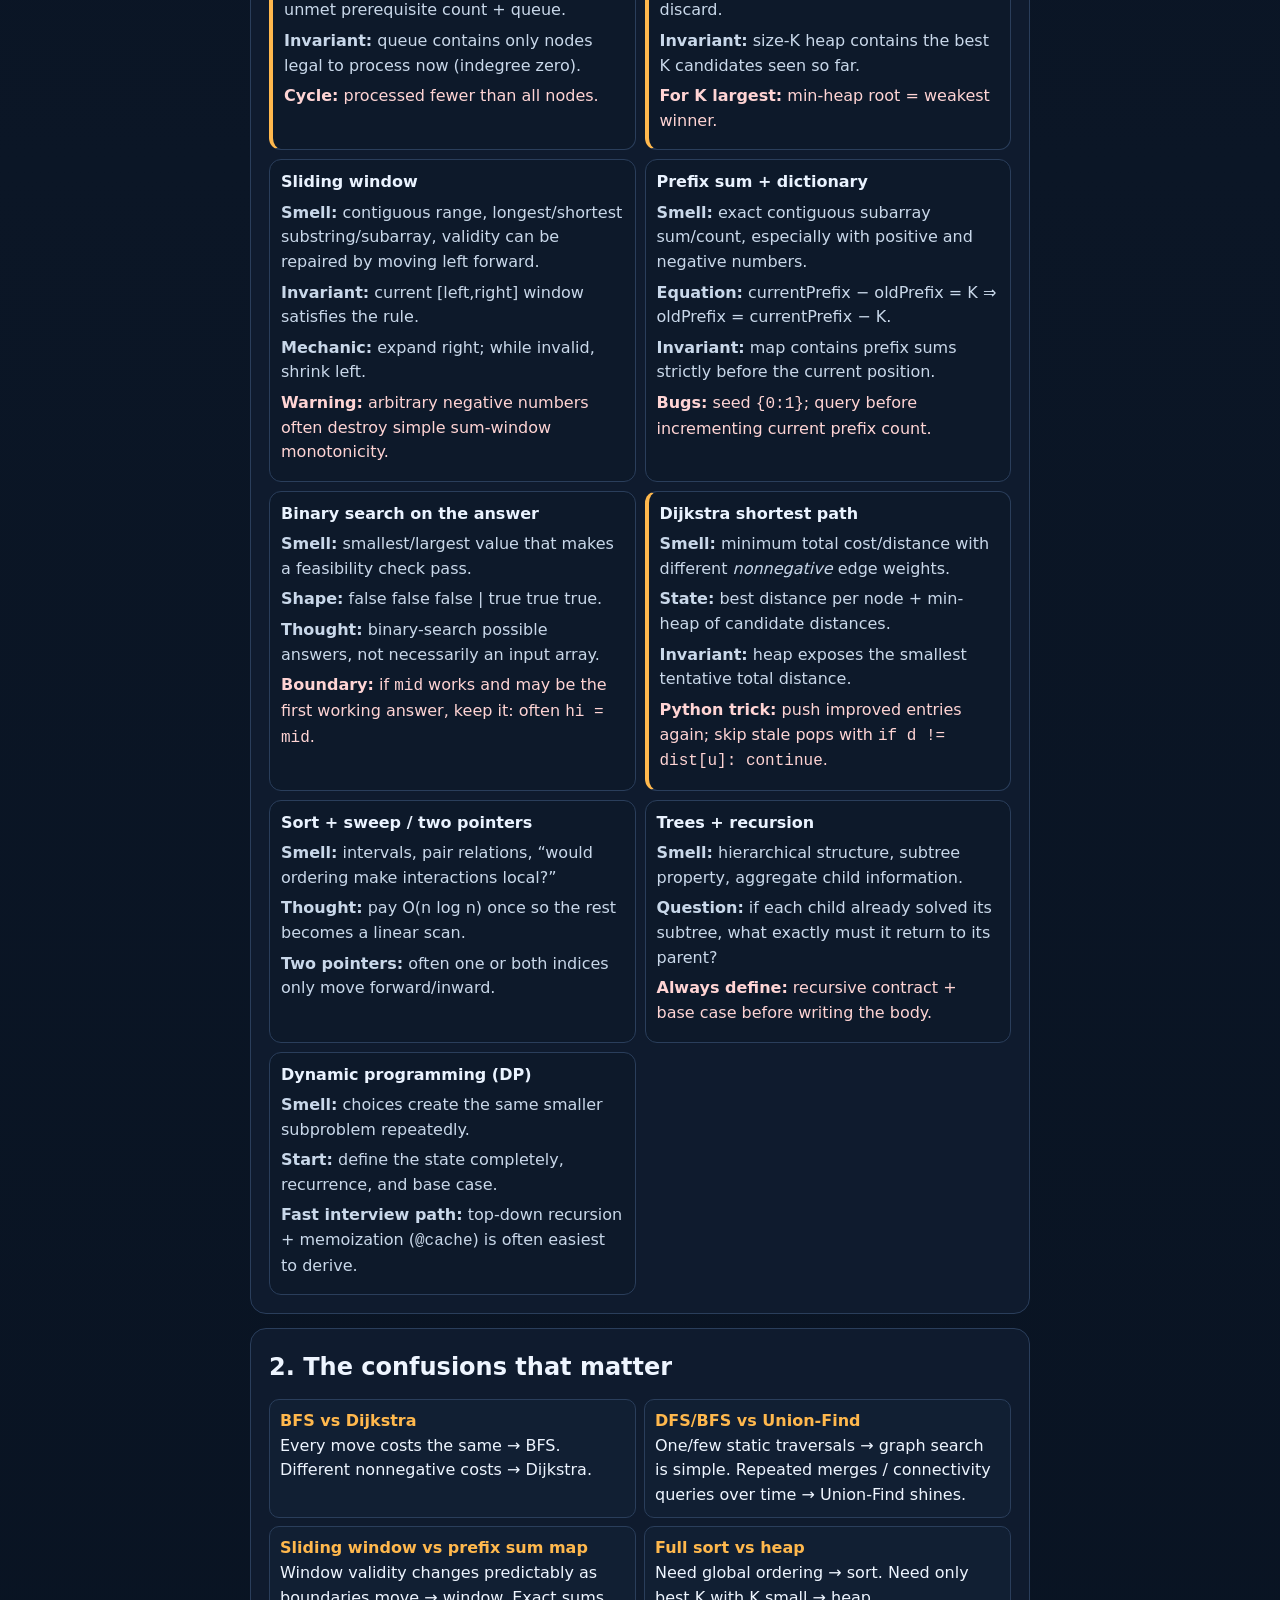
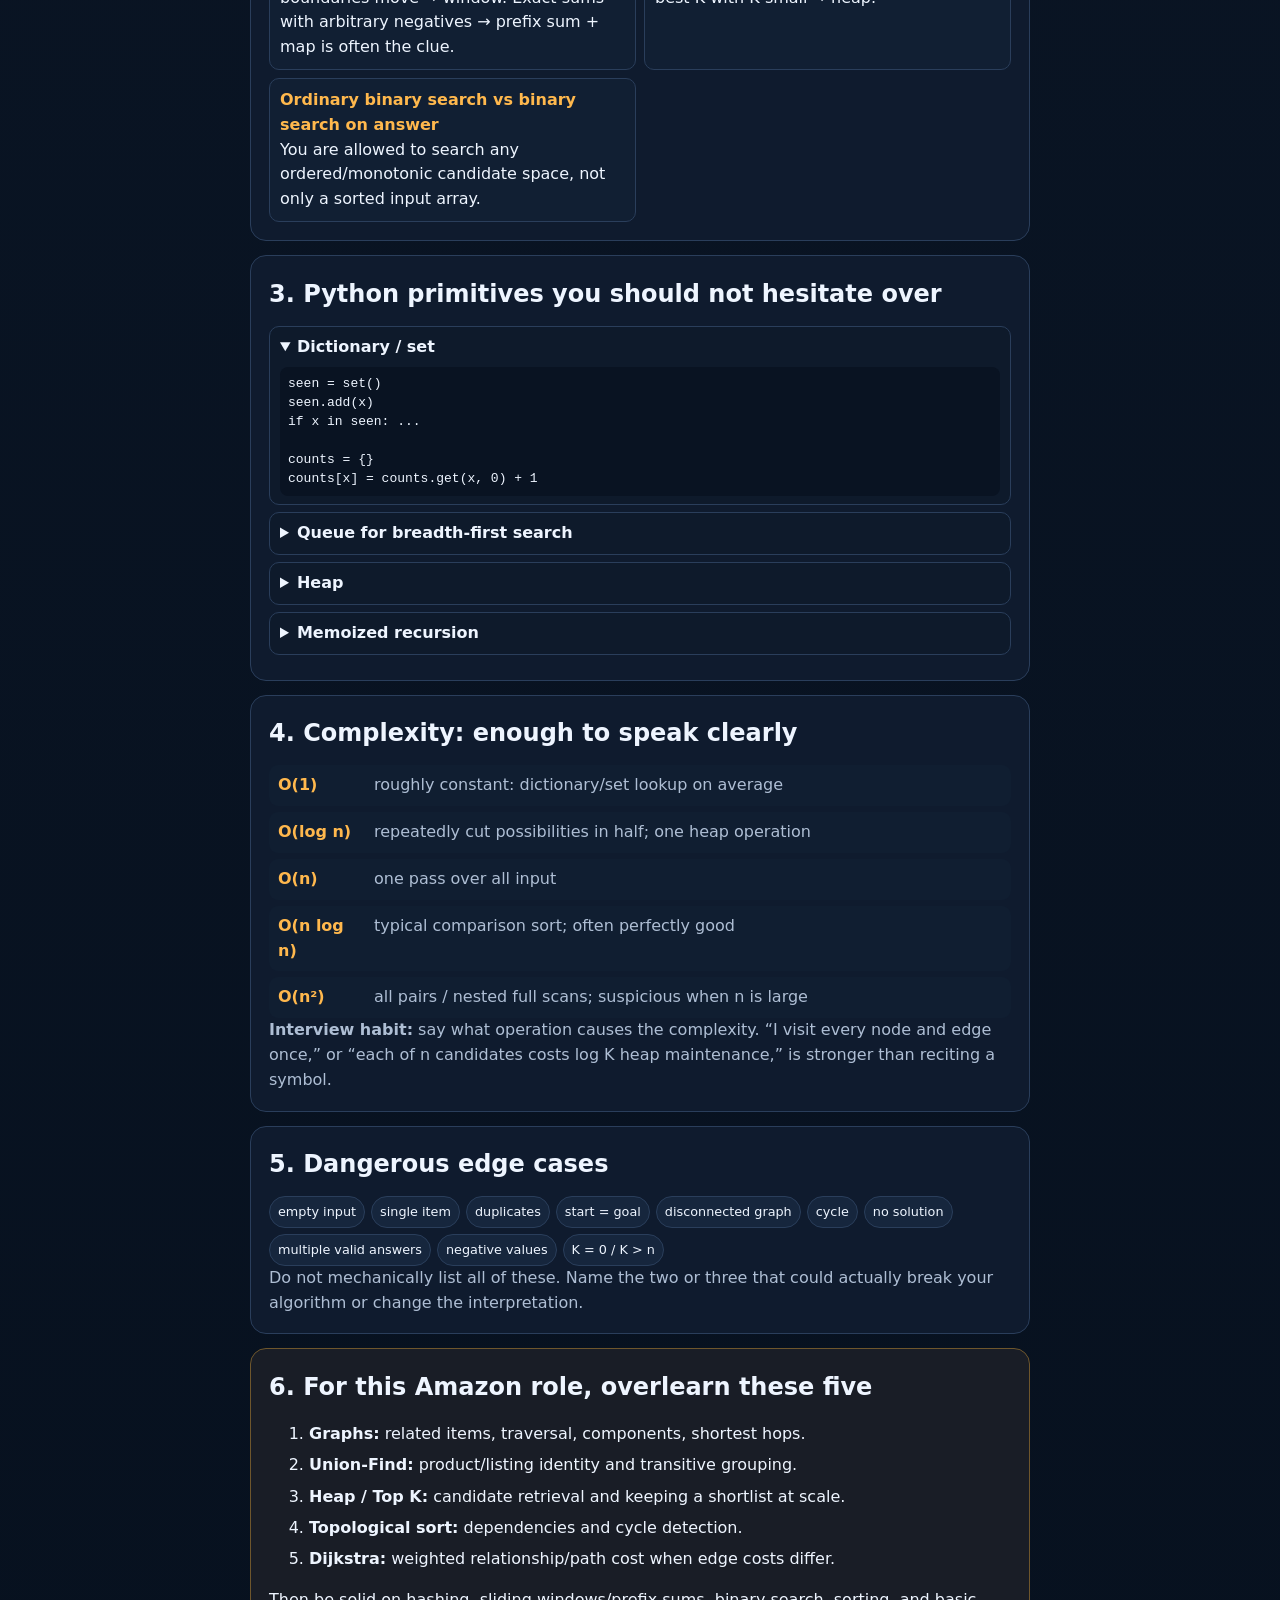
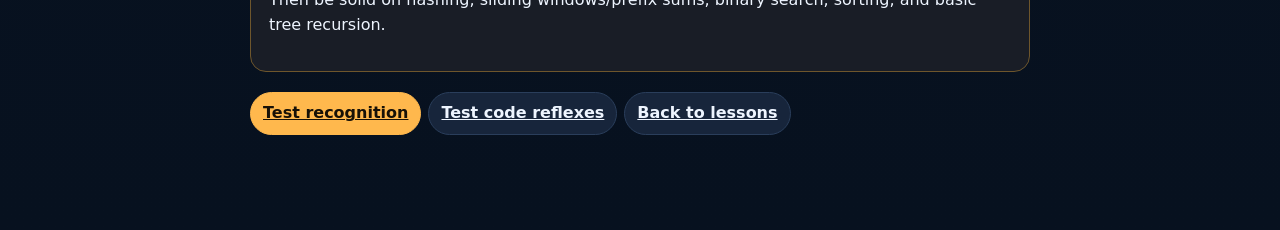
<file: leetcode/amazon/cheatsheet.html>
<!doctype html>
<html lang="en"><head><meta charset="utf-8"><meta name="viewport" content="width=device-width,initial-scale=1,viewport-fit=cover"><meta name="theme-color" content="#07111f"><title>Amazon Algorithms Cram Sheet</title><link rel="stylesheet" href="style.css"><link rel="stylesheet" href="cheatsheet.css"></head><body>
<div class="top"><div class="topin"><a class="pill" href="index.html">Lessons</a><a class="pill" href="practice.html">Mixed practice</a><a class="pill" href="code.html">Code reflexes</a><span class="pill active">Cram sheet</span></div></div>
<main class="wrap"><section class="hero"><div class="eyebrow">Amazon Applied Scientist · last-minute review</div><h1>Recognize the smell. State the invariant. Avoid the bug.</h1><p>This is the dense page to reread right before the interview. Every abbreviation is expanded once; the goal is retrieval, not teaching from scratch.</p></section>

<section class="cheatSection"><h2>0. What to do when the problem appears</h2><ol class="flow"><li><b>Restate the input/output.</b> Ask about constraints and ambiguous edge cases.</li><li><b>Say the simple solution first.</b> It proves you understand the problem even if it is slow.</li><li><b>Name the repeated expensive operation.</b> “I keep searching earlier values,” “I recompute every substring,” “I sort far more candidates than I need.”</li><li><b>Choose the structure that makes that operation cheap.</b></li><li><b>State one invariant.</b> This is more useful than reciting an algorithm name.</li><li><b>Say time and space complexity.</b> Then code.</li><li><b>Dry-run one normal case and one dangerous edge case.</b></li></ol></section>

<section class="cheatSection"><h2>1. Pattern trigger map</h2><div class="patternGrid">
<div class="patternCard hot"><h3>Hash map / set</h3><p><b>Smell:</b> seen before, duplicate, count, frequency, pair/match by value or ID.</p><p><b>Thought:</b> What repeated lookup can I make approximately constant time?</p><p><b>Invariant:</b> the dictionary/set summarizes everything useful from the processed prefix.</p><p class="danger"><b>Bug:</b> when self-match is illegal, often <em>check before insert</em>.</p></div>
<div class="patternCard hot"><h3>Breadth-first search (BFS)</h3><p><b>Smell:</b> fewest steps/hops in an unweighted graph; explore level by level.</p><p><b>State:</b> queue + seen set.</p><p><b>Invariant:</b> queued nodes are already marked seen; queue order follows nondecreasing hop distance.</p><p class="danger"><b>Bug:</b> mark seen when enqueueing, not later when dequeueing.</p></div>
<div class="patternCard hot"><h3>Depth-first search (DFS)</h3><p><b>Smell:</b> visit everything reachable, connected components, recursive tree/graph exploration.</p><p><b>State:</b> recursion stack or explicit stack + seen.</p><p><b>Question:</b> do I need shortest distance? If yes, plain DFS is usually not it.</p></div>
<div class="patternCard job"><h3>Union-Find / Disjoint Set Union</h3><p><b>Smell:</b> repeated merges, “same group?”, transitive identity: A=B and B=C.</p><p><b>Operations:</b> <code>find(x)</code> representative; <code>union(a,b)</code> merge.</p><p><b>Invariant:</b> items with the same representative are in the same component.</p><p class="danger"><b>Know:</b> path compression; union by size/rank is the usual partner optimization.</p></div>
<div class="patternCard job"><h3>Topological sort</h3><p><b>Smell:</b> prerequisites, dependencies, legal order, detect dependency cycle.</p><p><b>State:</b> adjacency list + indegree = unmet prerequisite count + queue.</p><p><b>Invariant:</b> queue contains only nodes legal to process now (indegree zero).</p><p class="danger"><b>Cycle:</b> processed fewer than all nodes.</p></div>
<div class="patternCard job"><h3>Heap / Top K</h3><p><b>Smell:</b> best K, nearest K, highest K from huge stream; K ≪ n.</p><p><b>Thought:</b> do not fully sort losers I will discard.</p><p><b>Invariant:</b> size-K heap contains the best K candidates seen so far.</p><p class="danger"><b>For K largest:</b> min-heap root = weakest winner.</p></div>
<div class="patternCard"><h3>Sliding window</h3><p><b>Smell:</b> contiguous range, longest/shortest substring/subarray, validity can be repaired by moving left forward.</p><p><b>Invariant:</b> current [left,right] window satisfies the rule.</p><p><b>Mechanic:</b> expand right; while invalid, shrink left.</p><p class="danger"><b>Warning:</b> arbitrary negative numbers often destroy simple sum-window monotonicity.</p></div>
<div class="patternCard"><h3>Prefix sum + dictionary</h3><p><b>Smell:</b> exact contiguous subarray sum/count, especially with positive and negative numbers.</p><p><b>Equation:</b> currentPrefix − oldPrefix = K ⇒ oldPrefix = currentPrefix − K.</p><p><b>Invariant:</b> map contains prefix sums strictly before the current position.</p><p class="danger"><b>Bugs:</b> seed <code>{0:1}</code>; query before incrementing current prefix count.</p></div>
<div class="patternCard"><h3>Binary search on the answer</h3><p><b>Smell:</b> smallest/largest value that makes a feasibility check pass.</p><p><b>Shape:</b> false false false | true true true.</p><p><b>Thought:</b> binary-search possible answers, not necessarily an input array.</p><p class="danger"><b>Boundary:</b> if <code>mid</code> works and may be the first working answer, keep it: often <code>hi = mid</code>.</p></div>
<div class="patternCard job"><h3>Dijkstra shortest path</h3><p><b>Smell:</b> minimum total cost/distance with different <em>nonnegative</em> edge weights.</p><p><b>State:</b> best distance per node + min-heap of candidate distances.</p><p><b>Invariant:</b> heap exposes the smallest tentative total distance.</p><p class="danger"><b>Python trick:</b> push improved entries again; skip stale pops with <code>if d != dist[u]: continue</code>.</p></div>
<div class="patternCard"><h3>Sort + sweep / two pointers</h3><p><b>Smell:</b> intervals, pair relations, “would ordering make interactions local?”</p><p><b>Thought:</b> pay O(n log n) once so the rest becomes a linear scan.</p><p><b>Two pointers:</b> often one or both indices only move forward/inward.</p></div>
<div class="patternCard"><h3>Trees + recursion</h3><p><b>Smell:</b> hierarchical structure, subtree property, aggregate child information.</p><p><b>Question:</b> if each child already solved its subtree, what exactly must it return to its parent?</p><p class="danger"><b>Always define:</b> recursive contract + base case before writing the body.</p></div>
<div class="patternCard"><h3>Dynamic programming (DP)</h3><p><b>Smell:</b> choices create the same smaller subproblem repeatedly.</p><p><b>Start:</b> define the state completely, recurrence, and base case.</p><p><b>Fast interview path:</b> top-down recursion + memoization (<code>@cache</code>) is often easiest to derive.</p></div>
</div></section>

<section class="cheatSection"><h2>2. The confusions that matter</h2><div class="compareGrid">
<div><b>BFS vs Dijkstra</b><br>Every move costs the same → BFS. Different nonnegative costs → Dijkstra.</div>
<div><b>DFS/BFS vs Union-Find</b><br>One/few static traversals → graph search is simple. Repeated merges / connectivity queries over time → Union-Find shines.</div>
<div><b>Sliding window vs prefix sum map</b><br>Window validity changes predictably as boundaries move → window. Exact sums with arbitrary negatives → prefix sum + map is often the clue.</div>
<div><b>Full sort vs heap</b><br>Need global ordering → sort. Need only best K with K small → heap.</div>
<div><b>Ordinary binary search vs binary search on answer</b><br>You are allowed to search any ordered/monotonic candidate space, not only a sorted input array.</div>
</div></section>

<section class="cheatSection"><h2>3. Python primitives you should not hesitate over</h2>
<details open><summary>Dictionary / set</summary><div class="code"><pre>seen = set()
seen.add(x)
if x in seen: ...

counts = {}
counts[x] = counts.get(x, 0) + 1</pre></div></details>
<details><summary>Queue for breadth-first search</summary><div class="code"><pre>from collections import deque
q = deque([start])
u = q.popleft()
q.append(v)</pre></div></details>
<details><summary>Heap</summary><div class="code"><pre>import heapq
heapq.heappush(h, x)
x = heapq.heappop(h)

# priority + payload
heapq.heappush(h, (distance, node))</pre></div></details>
<details><summary>Memoized recursion</summary><div class="code"><pre>from functools import cache

@cache
def solve(state):
    if base_case: ...
    return ...</pre></div></details>
</section>

<section class="cheatSection"><h2>4. Complexity: enough to speak clearly</h2><div class="complexity">
<div><b>O(1)</b><span>roughly constant: dictionary/set lookup on average</span></div>
<div><b>O(log n)</b><span>repeatedly cut possibilities in half; one heap operation</span></div>
<div><b>O(n)</b><span>one pass over all input</span></div>
<div><b>O(n log n)</b><span>typical comparison sort; often perfectly good</span></div>
<div><b>O(n²)</b><span>all pairs / nested full scans; suspicious when n is large</span></div>
</div><p class="why"><b>Interview habit:</b> say what operation causes the complexity. “I visit every node and edge once,” or “each of n candidates costs log K heap maintenance,” is stronger than reciting a symbol.</p></section>

<section class="cheatSection"><h2>5. Dangerous edge cases</h2><div class="edgeList"><span>empty input</span><span>single item</span><span>duplicates</span><span>start = goal</span><span>disconnected graph</span><span>cycle</span><span>no solution</span><span>multiple valid answers</span><span>negative values</span><span>K = 0 / K > n</span></div><p class="why">Do not mechanically list all of these. Name the two or three that could actually break your algorithm or change the interpretation.</p></section>

<section class="cheatSection jobBox"><h2>6. For this Amazon role, overlearn these five</h2><ol><li><b>Graphs:</b> related items, traversal, components, shortest hops.</li><li><b>Union-Find:</b> product/listing identity and transitive grouping.</li><li><b>Heap / Top K:</b> candidate retrieval and keeping a shortlist at scale.</li><li><b>Topological sort:</b> dependencies and cycle detection.</li><li><b>Dijkstra:</b> weighted relationship/path cost when edge costs differ.</li></ol><p>Then be solid on hashing, sliding windows/prefix sums, binary search, sorting, and basic tree recursion.</p></section>

<div class="actions footerActions"><a class="btn primary" href="practice.html">Test recognition</a><a class="btn" href="code.html">Test code reflexes</a><a class="btn" href="index.html">Back to lessons</a></div>
</main></body></html>
</file>
<file: leetcode/amazon/style.css>
:root{--bg:#07111f;--card:#101c2f;--soft:#17253b;--line:#2a3e5b;--text:#eef5ff;--muted:#aebed4;--accent:#ffb84d;--green:#61d7a1;--red:#ff8585;--blue:#8fc7ff;--max:820px}*{box-sizing:border-box}html{scroll-behavior:smooth}body{margin:0;background:linear-gradient(180deg,#07111f,#0b1626 35%,#07111f);color:var(--text);font:16px/1.55 system-ui,-apple-system,Segoe UI,Roboto,sans-serif}a{color:var(--blue)}button{font:inherit}.top{position:sticky;top:0;z-index:20;background:rgba(7,17,31,.94);backdrop-filter:blur(10px);border-bottom:1px solid var(--line)}.topin{max-width:var(--max);margin:auto;padding:9px 12px;display:flex;gap:7px;align-items:center;overflow:auto}.pill,.btn,.choice{border:1px solid var(--line);background:var(--soft);color:var(--text);border-radius:999px;padding:8px 12px;font-weight:800;cursor:pointer}.pill{white-space:nowrap}.pill.active,.btn.primary{background:var(--accent);border-color:var(--accent);color:#171107}.progress{margin-left:auto;color:var(--muted);white-space:nowrap;font-size:.88rem}.wrap{max-width:var(--max);margin:auto;padding:18px 14px 90px}.back{color:var(--muted);text-decoration:none}.hero{padding:18px 0}.eyebrow{font-size:.76rem;letter-spacing:.09em;text-transform:uppercase;color:var(--accent);font-weight:900}.hero h1{font-size:clamp(2.1rem,9vw,4rem);line-height:1;margin:.25rem 0 .7rem}.hero p{font-size:1.05rem;color:var(--muted);margin:.35rem 0}.note{border-left:4px solid var(--accent);background:#141f31;padding:10px 12px;border-radius:10px;margin:14px 0}.route{display:grid;gap:8px;margin:12px 0 24px}.routeItem{background:var(--card);border:1px solid var(--line);border-radius:13px;padding:10px 12px;display:grid;grid-template-columns:35px 1fr auto;gap:9px;align-items:center;cursor:pointer}.routeNum{width:31px;height:31px;border-radius:9px;display:grid;place-items:center;background:#243852;color:var(--accent);font-weight:900}.mins{font-size:.84rem;color:var(--muted)}.lesson{background:rgba(16,28,47,.96);border:1px solid var(--line);border-radius:16px;margin:14px 0;overflow:hidden}.lessonHead,.lessonBody{padding:15px}.lessonHead h2{margin:.2rem 0 .4rem;font-size:1.38rem}.why{margin:0;color:var(--muted)}.tag{display:inline-block;border-radius:999px;padding:3px 8px;margin-right:5px;background:#243a57;color:#d2e8ff;font-size:.7rem;font-weight:900}.tag.job{background:#44331d;color:#ffd693}.tag.core{background:#173b31;color:#a4efd0}.lessonBody{border-top:1px solid var(--line)}h3{font-size:1rem;margin:17px 0 5px;color:#dbeafe}h3:first-child{margin-top:0}.example{background:#091322;border:1px solid #233752;border-radius:11px;padding:10px 11px;overflow:auto;margin:8px 0}pre{margin:0;white-space:pre-wrap;font:13px/1.45 ui-monospace,SFMono-Regular,Menlo,Consolas,monospace}.trap{border-left:3px solid var(--red);padding-left:10px;color:#ffd8d8}.drill{margin-top:18px;background:#0c1728;border:1px solid #304866;border-radius:14px;padding:13px}.drill h3{margin:0 0 4px;font-size:1.05rem}.scenario{color:#edf5ff}.step{border-top:1px solid #273c57;margin-top:13px;padding-top:12px}.stepTitle{font-weight:900;margin-bottom:8px}.choices{display:grid;gap:7px}.choice{text-align:left;border-radius:11px;white-space:normal;padding:10px 11px;background:#16263d}.choice.selected{border-color:var(--blue);background:#193252}.choice.correct{border-color:var(--green);background:#16372f}.choice.wrong{border-color:var(--red);background:#3d2229}.feedback{display:none;color:var(--muted);margin-top:8px}.feedback.show{display:block}.hint{display:none;background:#13243a;border-radius:9px;padding:9px 10px;margin-top:7px;color:#d7e7fa}.hint.show{display:block}.actions{display:flex;gap:7px;flex-wrap:wrap;margin-top:10px}.btn.small{padding:6px 10px;font-size:.85rem}.model{display:none;background:#13243a;border:1px solid #2d4666;border-radius:10px;padding:10px;margin-top:10px}.model.show{display:block}.edgeGrid{display:grid;gap:6px}.edge{display:flex;gap:8px;align-items:flex-start;background:#132137;border-radius:9px;padding:8px 9px}.edge input{margin-top:4px}.done{background:#153a30;border-color:#2d6d59;color:#a9f2d1}.done.on{outline:2px solid var(--green)}.hiddenTrack{display:none!important}.recognition{display:grid;gap:8px}.recognition div{background:var(--card);border:1px solid var(--line);border-radius:11px;padding:9px 11px}.recognition b{color:var(--accent)}.footer{margin-top:30px;padding-top:15px;border-top:1px solid var(--line);color:var(--muted);font-size:.88rem}@media(min-width:700px){.wrap{padding-left:20px;padding-right:20px}.lessonHead,.lessonBody{padding:18px}.route{grid-template-columns:1fr 1fr}}
</file>
<file: leetcode/amazon/cheatsheet.css>
.cheatSection{background:rgba(16,28,47,.96);border:1px solid var(--line);border-radius:16px;padding:14px;margin:14px 0}.cheatSection h2{margin:.1rem 0 .8rem}.flow{padding-left:1.3rem;margin:.4rem 0}.flow li{margin:.45rem 0}.patternGrid{display:grid;gap:9px}.patternCard{background:#0d192a;border:1px solid #2a3e5b;border-radius:12px;padding:10px 11px}.patternCard.hot{border-left:4px solid var(--green)}.patternCard.job{border-left:4px solid var(--accent)}.patternCard h3{margin:0 0 5px;color:#eaf3ff}.patternCard p{margin:.35rem 0;color:#c9d8ea}.danger{color:#ffd4d4!important}.compareGrid{display:grid;gap:8px}.compareGrid>div{background:#111f33;border:1px solid var(--line);border-radius:10px;padding:9px 10px}.compareGrid b{color:var(--accent)}details{background:#0e1a2b;border:1px solid var(--line);border-radius:10px;margin:7px 0;padding:8px 10px}summary{font-weight:900;cursor:pointer}.code{background:#091322;border-radius:8px;padding:8px;margin-top:8px;overflow:auto}.complexity{display:grid;gap:6px}.complexity>div{display:grid;grid-template-columns:88px 1fr;gap:8px;background:#101e31;border-radius:9px;padding:8px 9px}.complexity b{color:var(--accent)}.complexity span{color:var(--muted)}.edgeList{display:flex;flex-wrap:wrap;gap:6px}.edgeList span{background:#16263d;border:1px solid var(--line);border-radius:999px;padding:5px 8px;font-size:.8rem}.jobBox{border-color:#6e562c;background:#191d26}.jobBox li{margin:.4rem 0}.footerActions{margin:20px 0 10px}@media(min-width:700px){.patternGrid{grid-template-columns:1fr 1fr}.compareGrid{grid-template-columns:1fr 1fr}.cheatSection{padding:18px}}
</file>
